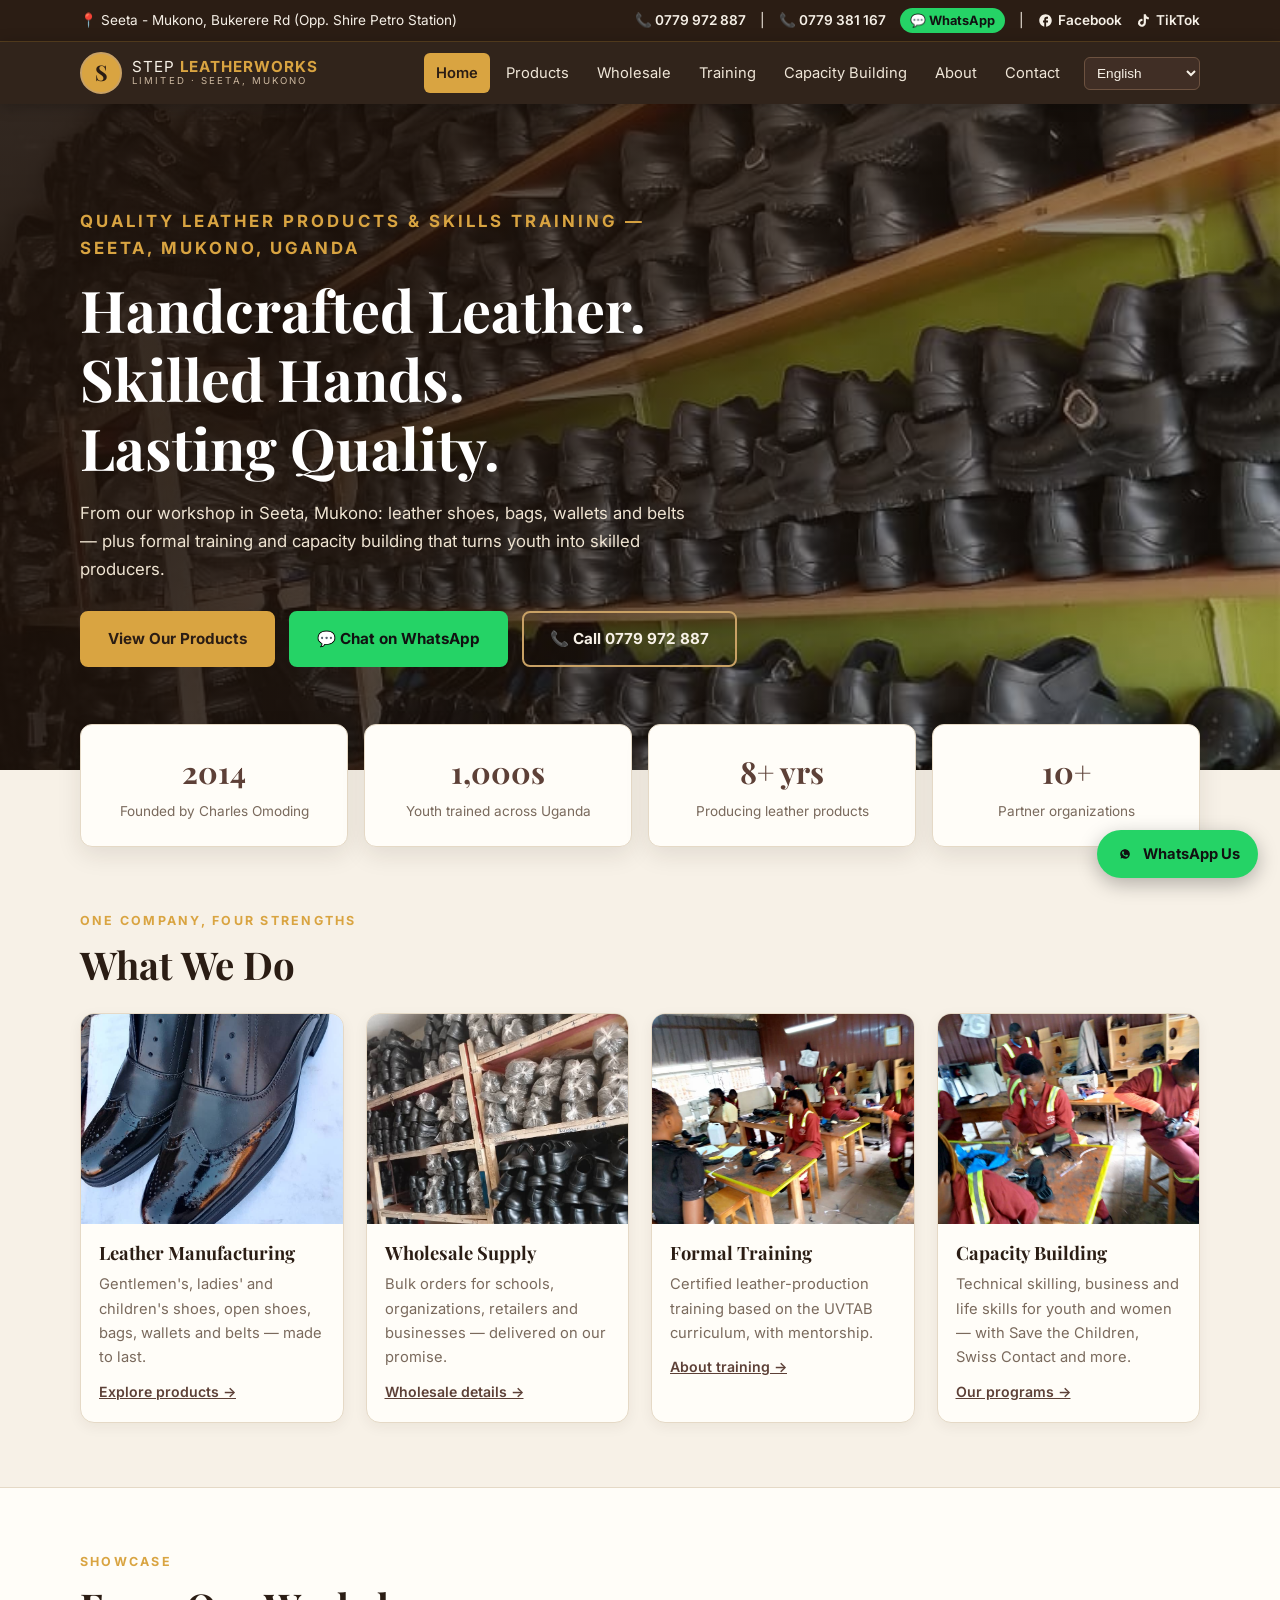
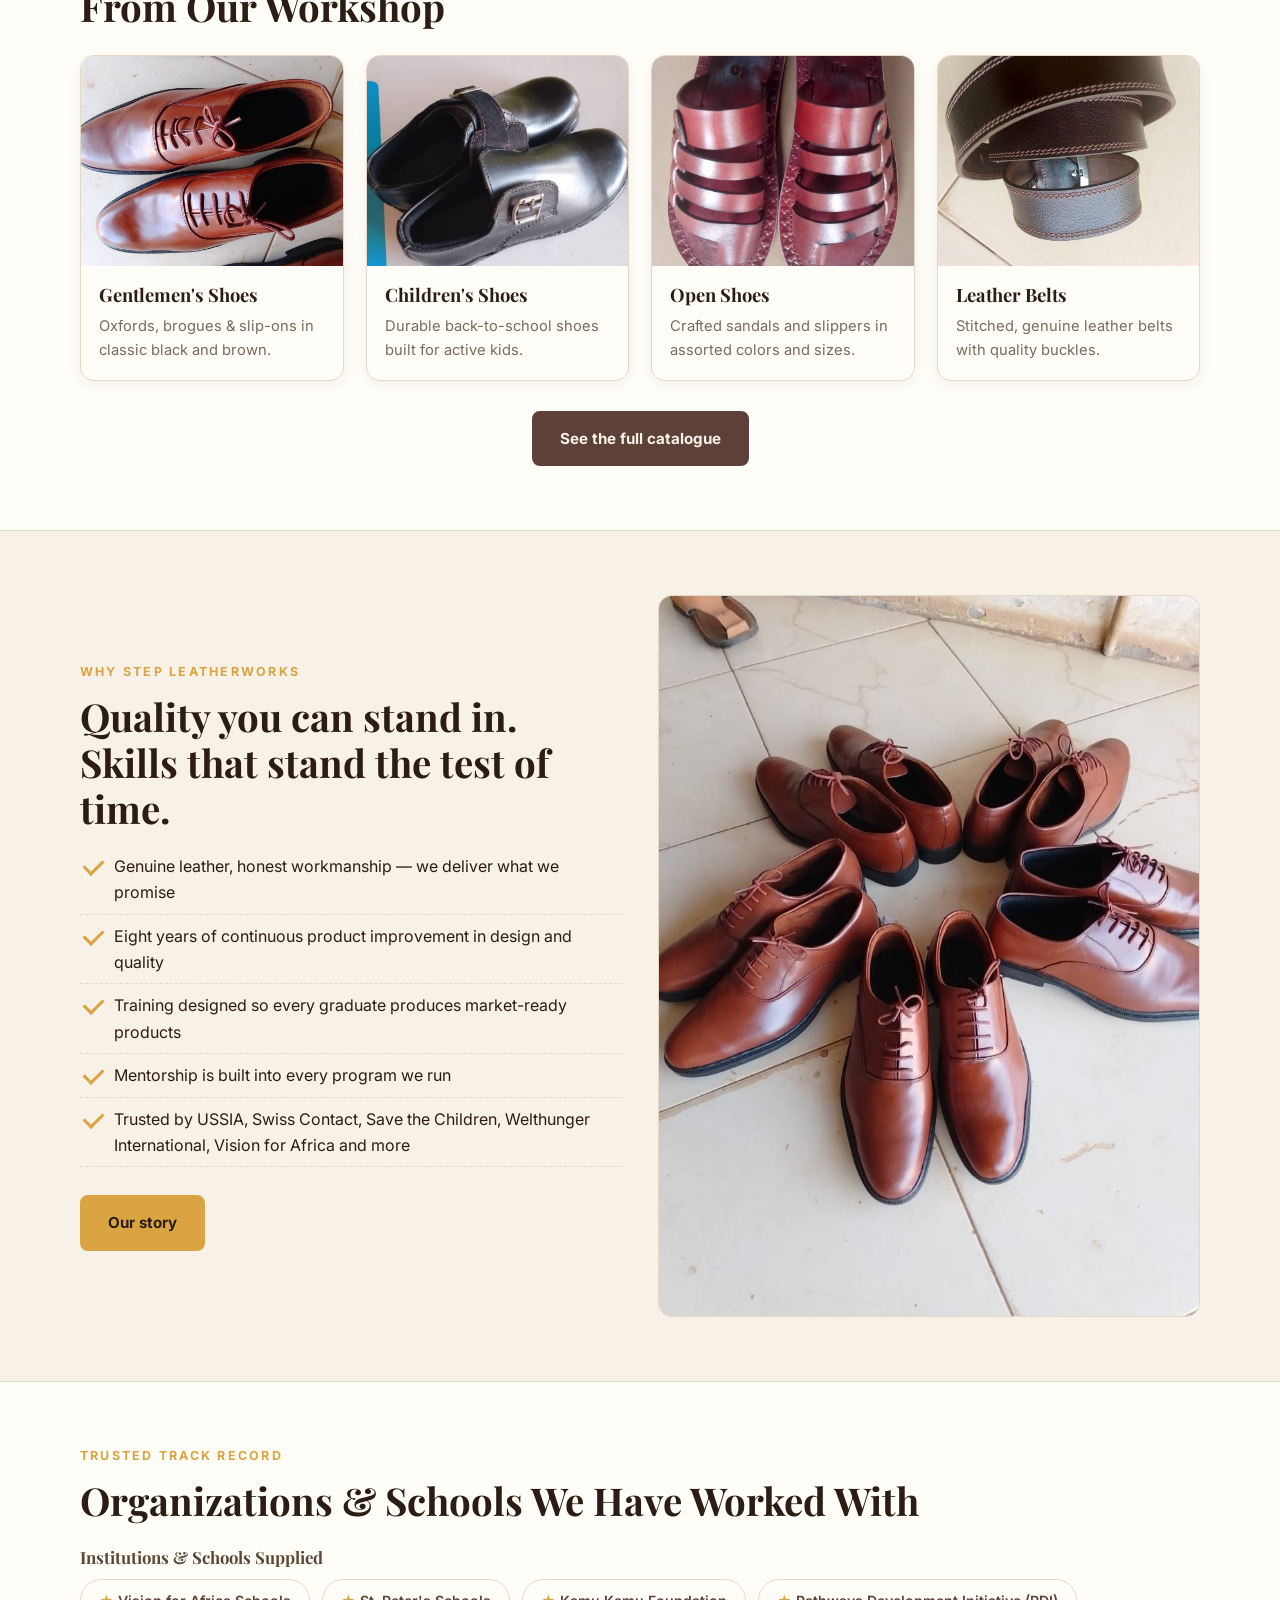
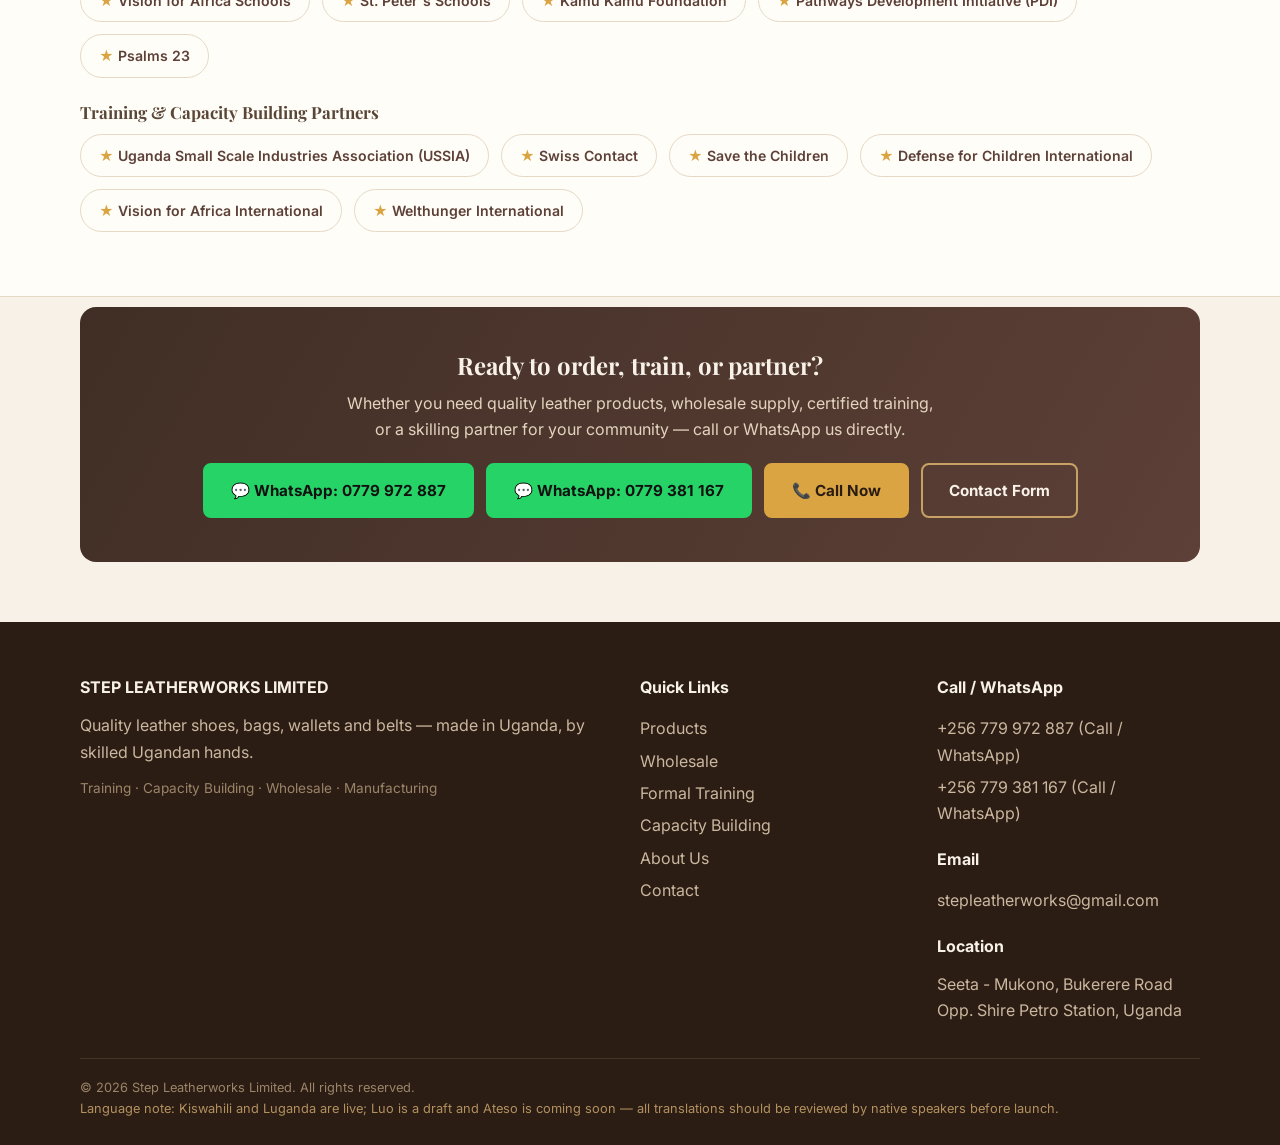
<file: index.html>
<!DOCTYPE html>
<html lang="en">
<head>
<meta charset="UTF-8">
<meta name="viewport" content="width=device-width, initial-scale=1.0">
<title>Home | Step Leatherworks Limited</title>
<meta name="description" content="Step Leatherworks Limited — quality leather shoes, bags, wallets and belts from Seeta, Mukono, Uganda. Plus formal training and capacity building in leather production.">
<link rel="icon" href="data:image/svg+xml,<svg xmlns='http://www.w3.org/2000/svg' viewBox='0 0 64 64'><circle cx='32' cy='32' r='30' fill='%23d9a441'/><text x='32' y='43' font-size='34' font-family='Georgia' font-weight='bold' text-anchor='middle' fill='%232b1d14'>S</text></svg>">
<link rel="preconnect" href="https://fonts.googleapis.com">
<link href="https://fonts.googleapis.com/css2?family=Playfair+Display:wght@600;700&family=Inter:wght@400;600;700&display=swap" rel="stylesheet">
<link rel="stylesheet" href="assets/css/style.css">
<style>
  /* Top Quick-Contact Bar */
  .top-contact-bar {
    background: #2b1d14;
    color: #f5efe6;
    font-size: 0.85rem;
    padding: 8px 0;
    border-bottom: 1px solid rgba(217, 164, 65, 0.25);
  }
  .top-contact-bar .container {
    display: flex;
    justify-content: space-between;
    align-items: center;
    flex-wrap: wrap;
    gap: 8px;
  }
  .top-contact-links {
    display: flex;
    align-items: center;
    gap: 14px;
    flex-wrap: wrap;
  }
  .top-contact-links a {
    color: #f5efe6;
    text-decoration: none;
    font-weight: 600;
    display: inline-flex;
    align-items: center;
    gap: 5px;
  }
  .top-contact-links a:hover {
    color: #d9a441;
  }
  .wa-pill {
    background: #25D366;
    color: #111 !important;
    padding: 2px 10px;
    border-radius: 20px;
    font-size: 0.8rem;
    font-weight: 700 !important;
  }
  .wa-pill:hover {
    background: #1ebe5d;
  }

  /* WhatsApp Action Button */
  .btn-whatsapp {
    background: #25D366 !important;
    color: #111 !important;
    border-color: #25D366 !important;
    font-weight: 700;
  }
  .btn-whatsapp:hover {
    background: #1ebe5d !important;
  }

  /* CTA Action Row */
  .cta-actions {
    display: flex;
    justify-content: center;
    gap: 12px;
    flex-wrap: wrap;
    margin-top: 18px;
  }

  /* Floating WhatsApp Button */
  .floating-wa {
    position: fixed;
    bottom: 22px;
    right: 22px;
    background: #25D366;
    color: #111;
    font-weight: 700;
    font-size: 0.92rem;
    padding: 12px 18px;
    border-radius: 50px;
    text-decoration: none;
    box-shadow: 0 6px 20px rgba(0,0,0,0.28);
    display: inline-flex;
    align-items: center;
    gap: 8px;
    z-index: 999;
    transition: transform 0.2s ease, background 0.2s ease;
  }
  .floating-wa:hover {
    background: #1ebe5d;
    transform: translateY(-2px);
  }
  @media (max-width: 600px) {
    .top-contact-bar .loc-text { display: none; }
    .floating-wa { bottom: 16px; right: 16px; padding: 10px 15px; font-size: 0.85rem; }
  }
</style>
</head>
<body>

<!-- Top Quick Contact Bar -->
<div class="top-contact-bar">
  <div class="container">
    <span class="loc-text">📍 Seeta - Mukono, Bukerere Rd (Opp. Shire Petro Station)</span>
    <div class="top-contact-links">
      <a href="tel:+256779972887">📞 0779 972 887</a>
      <span>|</span>
      <a href="tel:+256779381167">📞 0779 381 167</a>
      <a class="wa-pill" href="https://wa.me/256779972887?text=Hello%20Step%20Leatherworks%20Limited,%20I%20would%20like%20to%20inquire%20about%20your%20products%20or%20training." target="_blank" rel="noopener">💬 WhatsApp</a>
      <span>|</span>
      <a href="https://www.facebook.com/share/1AG3aLvh2z/" target="_blank" rel="noopener" aria-label="Facebook" title="Follow us on Facebook">
        <svg width="15" height="15" viewBox="0 0 24 24" fill="currentColor"><path d="M22 12c0-5.52-4.48-10-10-10S2 6.48 2 12c0 4.84 3.44 8.87 8 9.8V15H8v-3h2V9.5C10 7.57 11.57 6 13.5 6H16v3h-2c-.55 0-1 .45-1 1v2h3v3h-3v6.95c5.05-.5 9-4.76 9-9.95z"/></svg>
        <span>Facebook</span>
      </a>
      <a href="https://vm.tiktok.com/ZS9PraxDRvvWn-GqlN1/" target="_blank" rel="noopener" aria-label="TikTok" title="Follow us on TikTok">
        <svg width="15" height="15" viewBox="0 0 24 24" fill="currentColor"><path d="M19.59 6.69a4.83 4.83 0 0 1-3.77-4.25V2h-3.45v13.67a2.89 2.89 0 0 1-5.2 1.74 2.89 2.89 0 0 1 2.31-4.64 2.93 2.93 0 0 1 .88.13V9.4a6.84 6.84 0 0 0-1-.05A6.33 6.33 0 0 0 5 20.1a6.34 6.34 0 0 0 10.86-4.43v-7a8.16 8.16 0 0 0 4.77 1.52v-3.4a4.85 4.85 0 0 1-1-.1z"/></svg>
        <span>TikTok</span>
      </a>
    </div>
  </div>
</div>

<header class="site-header">
  <div class="container nav-wrap">
    <a class="brand" href="index.html">
      <span class="brand-mark">S</span>
      <span class="brand-text">STEP <b>LEATHERWORKS</b><small>LIMITED · SEETA, MUKONO</small></span>
    </a>
    <button class="nav-toggle" aria-label="Menu">☰</button>
    <nav class="main-nav">
        <a href="index.html" data-i18n="nav_home" class="active">Home</a>
        <a href="products.html" data-i18n="nav_products">Products</a>
        <a href="wholesale.html" data-i18n="nav_wholesale">Wholesale</a>
        <a href="training.html" data-i18n="nav_training">Training</a>
        <a href="capacity.html" data-i18n="nav_capacity">Capacity Building</a>
        <a href="about.html" data-i18n="nav_about">About</a>
        <a href="contact.html" data-i18n="nav_contact">Contact</a>
        <select id="langSel" aria-label="Language">
          <option value="en">English</option>
          <option value="sw">Kiswahili</option>
          <option value="lg">Luganda</option>
          <option value="lo">Luo (draft)</option>
          <option value="at">Ateso (soon)</option>
        </select>
    </nav>
  </div>
</header>

<section class="hero" style="background-image:url('assets/img/wholesale.jpeg')">
  <div class="container">
    <p class="kicker" data-i18n="hero_kicker">Quality leather products &amp; skills training — Seeta, Mukono, Uganda</p>
    <h1 data-i18n="hero_title">Handcrafted Leather. Skilled Hands. Lasting Quality.</h1>
    <p>From our workshop in Seeta, Mukono: leather shoes, bags, wallets and belts —
       plus formal training and capacity building that turns youth into skilled producers.</p>
    <div class="hero-btns">
      <a class="btn" href="products.html" data-i18n="cta_products">View Our Products</a>
      <a class="btn btn-whatsapp" href="https://wa.me/256779972887?text=Hello%20Step%20Leatherworks%20Limited,%20I%20would%20like%20to%20make%20an%20inquiry." target="_blank" rel="noopener">💬 Chat on WhatsApp</a>
      <a class="btn btn-ghost" href="tel:+256779972887">📞 Call 0779 972 887</a>
    </div>
  </div>
</section>

<div class="container">
  <div class="stats">
    <div class="stat"><b>2014</b><span>Founded by Charles Omoding</span></div>
    <div class="stat"><b>1,000s</b><span>Youth trained across Uganda</span></div>
    <div class="stat"><b>8+ yrs</b><span>Producing leather products</span></div>
    <div class="stat"><b>10+</b><span>Partner organizations</span></div>
  </div>
</div>

<section class="section">
  <div class="container">
    <p class="kicker">One Company, Four Strengths</p>
    <h2 class="section-title" data-i18n="sec_areas">What We Do</h2>
    <div class="grid-4" style="margin-top:26px">
      <div class="card">
        <img src="assets/img/gents-black-oxfords.jpg" alt="Handcrafted leather shoes">
        <div class="card-body"><h3>Leather Manufacturing</h3>
        <p>Gentlemen's, ladies' and children's shoes, open shoes, bags, wallets and belts — made to last.</p>
        <a class="more" href="products.html">Explore products →</a></div>
      </div>
      <div class="card">
        <img src="assets/img/stock-shelves.jpg" alt="Wholesale leather stock">
        <div class="card-body"><h3>Wholesale Supply</h3>
        <p>Bulk orders for schools, organizations, retailers and businesses — delivered on our promise.</p>
        <a class="more" href="wholesale.html">Wholesale details →</a></div>
      </div>
      <div class="card">
        <img src="assets/img/training-sewing.jpg" alt="Leather production training">
        <div class="card-body"><h3>Formal Training</h3>
        <p>Certified leather-production training based on the UVTAB curriculum, with mentorship.</p>
        <a class="more" href="training.html">About training →</a></div>
      </div>
      <div class="card">
        <img src="assets/img/training-class.jpg" alt="Capacity building skilling">
        <div class="card-body"><h3>Capacity Building</h3>
        <p>Technical skilling, business and life skills for youth and women — with Save the Children, Swiss Contact and more.</p>
        <a class="more" href="capacity.html">Our programs →</a></div>
      </div>
    </div>
  </div>
</section>

<section class="section alt">
  <div class="container">
    <p class="kicker">Showcase</p>
    <h2 class="section-title" data-i18n="sec_products">From Our Workshop</h2>
    <div class="grid-4" style="margin-top:26px">
      <div class="card"><img src="assets/img/gents-brown-1.jpg" alt="Brown leather oxford shoes">
        <div class="card-body"><h3>Gentlemen's Shoes</h3><p>Oxfords, brogues &amp; slip-ons in classic black and brown.</p></div></div>
      <div class="card"><img src="assets/img/children-buckle-1.jpg" alt="Children's school shoes">
        <div class="card-body"><h3>Children's Shoes</h3><p>Durable back-to-school shoes built for active kids.</p></div></div>
      <div class="card"><img src="assets/img/open-red.jpg" alt="Handcrafted leather sandals">
        <div class="card-body"><h3>Open Shoes</h3><p>Crafted sandals and slippers in assorted colors and sizes.</p></div></div>
      <div class="card"><img src="assets/img/belts.jpg" alt="Stitched leather belts">
        <div class="card-body"><h3>Leather Belts</h3><p>Stitched, genuine leather belts with quality buckles.</p></div></div>
    </div>
    <div style="text-align:center;margin-top:30px"><a class="btn btn-dark" href="products.html">See the full catalogue</a></div>
  </div>
</section>

<section class="section">
  <div class="container grid-2">
    <div>
      <p class="kicker">Why Step Leatherworks</p>
      <h2 class="section-title">Quality you can stand in.<br>Skills that stand the test of time.</h2>
      <ul class="checks">
        <li>Genuine leather, honest workmanship — we deliver what we promise</li>
        <li>Eight years of continuous product improvement in design and quality</li>
        <li>Training designed so every graduate produces market-ready products</li>
        <li>Mentorship is built into every program we run</li>
        <li>Trusted by USSIA, Swiss Contact, Save the Children, Welthunger International, Vision for Africa and more</li>
      </ul>
      <a class="btn" href="about.html" style="margin-top:14px">Our story</a>
    </div>
    <div><img class="img-round" src="assets/img/gents-brown-group.jpg" alt="Step Leatherworks shoes ready for delivery"></div>
  </div>
</section>

<section class="section alt">
  <div class="container">
    <p class="kicker">Trusted Track Record</p>
    <h2 class="section-title">Organizations &amp; Schools We Have Worked With</h2>

    <h3 style="margin-top:24px;font-size:1.05rem;color:#5a4636;">Institutions &amp; Schools Supplied</h3>
    <div class="badge-row" style="margin-top:12px">
      <span class="badge">Vision for Africa Schools</span>
      <span class="badge">St. Peter's Schools</span>
      <span class="badge">Kamu Kamu Foundation</span>
      <span class="badge">Pathways Development Initiative (PDI)</span>
      <span class="badge">Psalms 23</span>
    </div>

    <h3 style="margin-top:24px;font-size:1.05rem;color:#5a4636;">Training &amp; Capacity Building Partners</h3>
    <div class="badge-row" style="margin-top:12px">
      <span class="badge">Uganda Small Scale Industries Association (USSIA)</span>
      <span class="badge">Swiss Contact</span>
      <span class="badge">Save the Children</span>
      <span class="badge">Defense for Children International</span>
      <span class="badge">Vision for Africa International</span>
      <span class="badge">Welthunger International</span>
    </div>
  </div>
</section>

<div class="container">
  <div class="cta-banner">
    <h2>Ready to order, train, or partner?</h2>
    <p>Whether you need quality leather products, wholesale supply, certified training,
       or a skilling partner for your community — call or WhatsApp us directly.</p>
    <div class="cta-actions">
      <a class="btn btn-whatsapp" href="https://wa.me/256779972887?text=Hello%20Step%20Leatherworks,%20I%20would%20like%20to%20place%20an%20order%20or%20inquire%20about%20training." target="_blank" rel="noopener">💬 WhatsApp: 0779 972 887</a>
      <a class="btn btn-whatsapp" href="https://wa.me/256779381167?text=Hello%20Step%20Leatherworks,%20I%20would%20like%20to%20place%20an%20order%20or%20inquire%20about%20training." target="_blank" rel="noopener">💬 WhatsApp: 0779 381 167</a>
      <a class="btn" href="tel:+256779972887">📞 Call Now</a>
      <a class="btn btn-ghost" href="contact.html">Contact Form</a>
    </div>
  </div>
</div>

<footer class="site-footer">
  <div class="container">
    <div class="footer-grid">
      <div>
        <h4>STEP LEATHERWORKS LIMITED</h4>
        <p data-i18n="foot_tag">Quality leather shoes, bags, wallets and belts — made in Uganda, by skilled Ugandan hands.</p>
        <p style="margin-top:12px;font-size:.85rem;color:#9b8468">Training · Capacity Building · Wholesale · Manufacturing</p>
      </div>
      <div>
        <h4 data-i18n="f_links">Quick Links</h4>
        <a href="products.html">Products</a>
        <a href="wholesale.html">Wholesale</a>
        <a href="training.html">Formal Training</a>
        <a href="capacity.html">Capacity Building</a>
        <a href="about.html">About Us</a>
        <a href="contact.html">Contact</a>
      </div>
      <div>
        <h4>Call / WhatsApp</h4>
        <a href="https://wa.me/256779972887" target="_blank" rel="noopener">+256 779 972 887 (Call / WhatsApp)</a>
        <a href="https://wa.me/256779381167" target="_blank" rel="noopener">+256 779 381 167 (Call / WhatsApp)</a>
        <h4 style="margin-top:16px" data-i18n="f_email">Email</h4>
        <a href="mailto:stepleatherworks@gmail.com">stepleatherworks@gmail.com</a>
        <h4 style="margin-top:16px" data-i18n="f_loc">Location</h4>
        <span>Seeta - Mukono, Bukerere Road<br>Opp. Shire Petro Station, Uganda</span>
      </div>
    </div>
    <div class="footer-note">
      <p>© 2026 Step Leatherworks Limited. All rights reserved.</p>
      <p class="disc">Language note: Kiswahili and Luganda are live; Luo is a draft and Ateso is coming soon — all translations should be reviewed by native speakers before launch.</p>
    </div>
  </div>
</footer>

<!-- Floating WhatsApp Button -->
<a class="floating-wa" href="https://wa.me/256779972887?text=Hello%20Step%20Leatherworks%20Limited,%20I%20am%20visiting%20your%20website%20and%20would%20like%20to%20inquire." target="_blank" rel="noopener" aria-label="Chat on WhatsApp">
  <svg width="20" height="20" viewBox="0 0 24 24" fill="currentColor"><path d="M12.031 6.172c-3.181 0-5.767 2.586-5.768 5.766-.001 1.298.38 2.27 1.019 3.287l-.582 2.128 2.182-.573c.978.58 1.911.928 3.145.929 3.178 0 5.767-2.587 5.768-5.766.001-3.187-2.575-5.77-5.764-5.771zm3.392 8.244c-.144.405-.837.774-1.17.824-.299.045-.677.063-1.092-.069-.252-.08-.575-.187-.988-.365-1.739-.751-2.874-2.502-2.961-2.617-.087-.116-.708-.94-.708-1.793s.448-1.273.607-1.446c.159-.173.346-.217.462-.217l.332.006c.106.005.249-.04.39.298.144.347.491 1.2.534 1.287.043.087.072.188.014.304-.058.116-.087.188-.173.289l-.26.304c-.087.086-.177.18-.076.354.101.174.449.741.964 1.201.662.591 1.221.774 1.394.86s.274.072.376-.043c.101-.116.433-.506.549-.68.116-.173.231-.145.39-.087s1.011.477 1.184.564.289.13.332.202c.045.072.045.419-.1.824z"/></svg>
  <span>WhatsApp Us</span>
</a>

<script src="assets/js/main.js"></script>
</body>
</html>
</file>
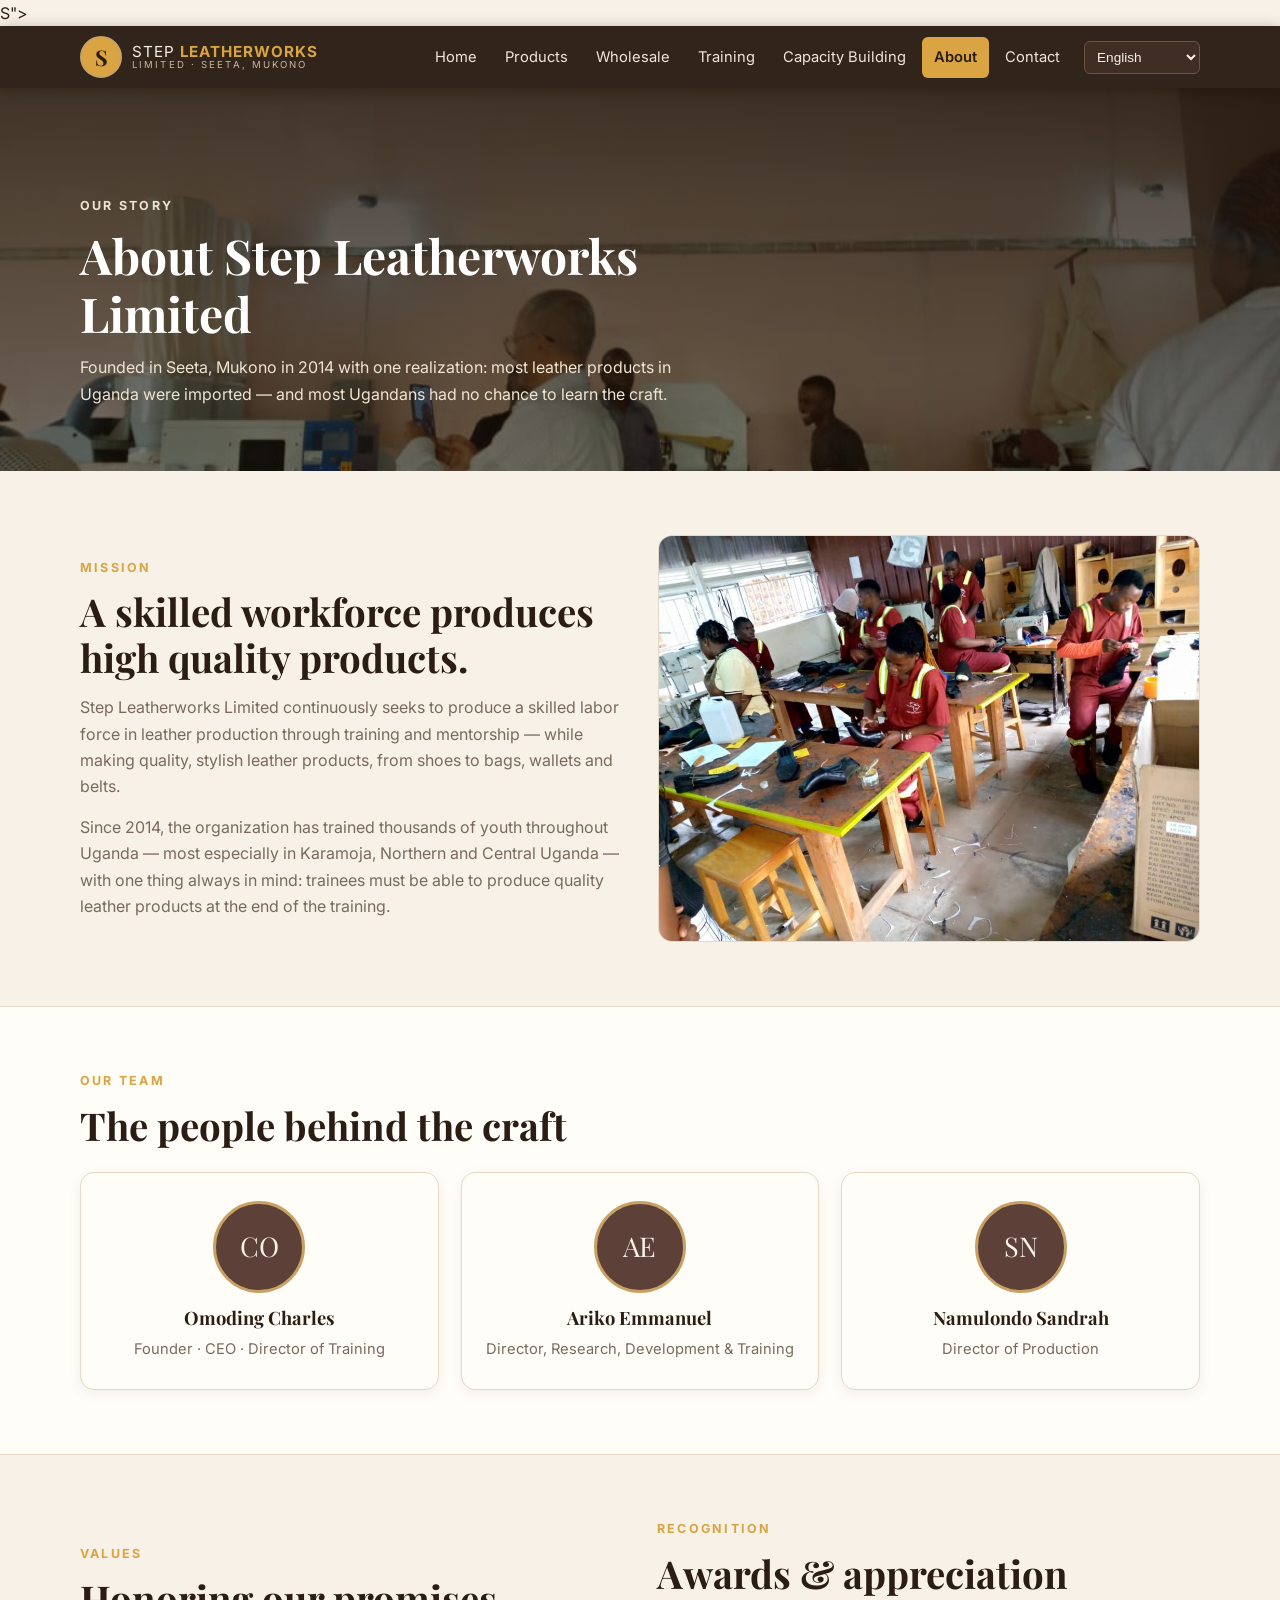
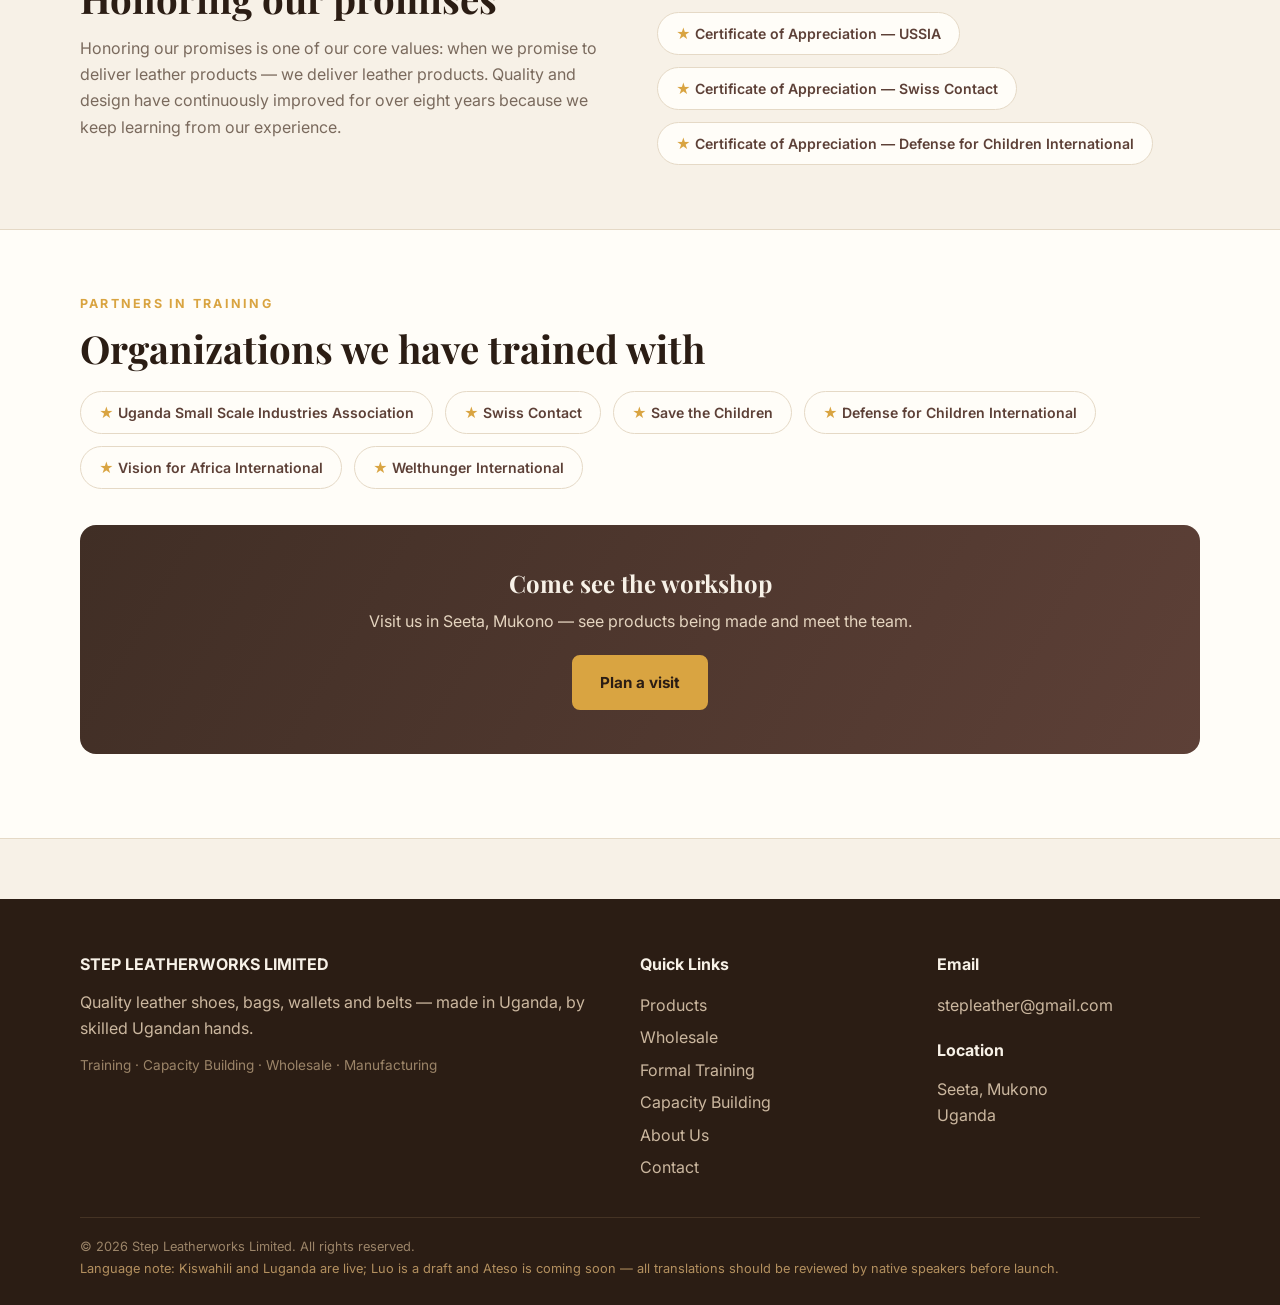
<file: about.html>
<!DOCTYPE html>
<html lang="en">
<head>
<meta charset="UTF-8">
<meta name="viewport" content="width=device-width, initial-scale=1.0">
<title>About Us | Step Leatherworks Limited</title>
<meta name="description" content="Since 2014, Step Leatherworks Limited has trained thousands of youth in leather production and made quality leather products in Seeta, Mukono, Uganda.">
<link rel="icon" href="data:image/svg+xml,<svg xmlns="http://www.w3.org/2000/svg" viewBox="0 0 64 64"><circle cx="32" cy="32" r="30" fill="%23d9a441"/><text x="32" y="43" font-size="34" font-family="Georgia" font-weight="bold" text-anchor="middle" fill="%232b1d14">S</text></svg>">
<link rel="preconnect" href="https://fonts.googleapis.com">
<link href="https://fonts.googleapis.com/css2?family=Playfair+Display:wght@600;700&family=Inter:wght@400;600;700&display=swap" rel="stylesheet">
<link rel="stylesheet" href="assets/css/style.css">
</head>
<body>
<header class="site-header">
  <div class="container nav-wrap">
    <a class="brand" href="index.html">
      <span class="brand-mark">S</span>
      <span class="brand-text">STEP <b>LEATHERWORKS</b><small>LIMITED · SEETA, MUKONO</small></span>
    </a>
    <button class="nav-toggle" aria-label="Menu">☰</button>
    <nav class="main-nav">
        <a href="index.html" data-i18n="nav_home">Home</a>
        <a href="products.html" data-i18n="nav_products">Products</a>
        <a href="wholesale.html" data-i18n="nav_wholesale">Wholesale</a>
        <a href="training.html" data-i18n="nav_training">Training</a>
        <a href="capacity.html" data-i18n="nav_capacity">Capacity Building</a>
        <a href="about.html" data-i18n="nav_about" class="active">About</a>
        <a href="contact.html" data-i18n="nav_contact">Contact</a>
        <select id="langSel" aria-label="Language">
          <option value="en">English</option>
          <option value="sw">Kiswahili</option>
          <option value="lg">Luganda</option>
          <option value="lo">Luo (draft)</option>
          <option value="at">Ateso (soon)</option>
        </select>
    </nav>
  </div>
</header>


<section class="page-hero" style="background-image:url('assets/img/hall-visitors.jpg')">
  <div class="container">
    <p class="kicker">Our Story</p>
    <h1>About Step Leatherworks Limited</h1>
    <p>Founded in Seeta, Mukono in 2014 with one realization: most leather products in
       Uganda were imported — and most Ugandans had no chance to learn the craft.</p>
  </div>
</section>

<section class="section">
  <div class="container grid-2">
    <div>
      <p class="kicker">Mission</p>
      <h2 class="section-title">A skilled workforce produces high quality products.</h2>
      <p class="lead">Step Leatherworks Limited continuously seeks to produce a skilled labor force in
         leather production through training and mentorship — while making quality, stylish leather
         products, from shoes to bags, wallets and belts.</p>
      <p class="lead" style="margin-top:14px">Since 2014, the organization has trained thousands of youth
         throughout Uganda — most especially in Karamoja, Northern and Central Uganda — with one thing
         always in mind: trainees must be able to produce quality leather products at the end of the training.</p>
    </div>
    <div><img class="img-round" src="assets/img/hero-workshop.jpg" alt="Step Leatherworks training workshop in Seeta, Mukono"></div>
  </div>
</section>

<section class="section alt">
  <div class="container">
    <p class="kicker">Our Team</p>
    <h2 class="section-title">The people behind the craft</h2>
    <div class="grid-3" style="margin-top:24px">
      <div class="card team-card"><div class="avatar">CO</div><h3>Omoding Charles</h3>
        <p>Founder · CEO · Director of Training</p></div>
      <div class="card team-card"><div class="avatar">AE</div><h3>Ariko Emmanuel</h3>
        <p>Director, Research, Development &amp; Training</p></div>
      <div class="card team-card"><div class="avatar">SN</div><h3>Namulondo Sandrah</h3>
        <p>Director of Production</p></div>
    </div>
  </div>
</section>

<section class="section">
  <div class="container split">
    <div>
      <p class="kicker">Values</p>
      <h2 class="section-title">Honoring our promises</h2>
      <p class="lead">Honoring our promises is one of our core values: when we promise to deliver
         leather products — we deliver leather products. Quality and design have continuously
         improved for over eight years because we keep learning from our experience.</p>
    </div>
    <div>
      <p class="kicker">Recognition</p>
      <h2 class="section-title">Awards &amp; appreciation</h2>
      <div class="badge-row">
        <span class="badge">Certificate of Appreciation — USSIA</span>
        <span class="badge">Certificate of Appreciation — Swiss Contact</span>
        <span class="badge">Certificate of Appreciation — Defense for Children International</span>
      </div>
    </div>
  </div>
</section>

<section class="section alt">
  <div class="container">
    <p class="kicker">Partners in Training</p>
    <h2 class="section-title">Organizations we have trained with</h2>
    <div class="badge-row" style="margin-top:20px">
      <span class="badge">Uganda Small Scale Industries Association</span>
      <span class="badge">Swiss Contact</span>
      <span class="badge">Save the Children</span>
      <span class="badge">Defense for Children International</span>
      <span class="badge">Vision for Africa International</span>
      <span class="badge">Welthunger International</span>
    </div>
    <div class="cta-banner" style="margin-top:36px">
      <h2>Come see the workshop</h2>
      <p>Visit us in Seeta, Mukono — see products being made and meet the team.</p>
      <a class="btn" href="contact.html">Plan a visit</a>
    </div>
  </div>
</section>


<footer class="site-footer">
  <div class="container">
    <div class="footer-grid">
      <div>
        <h4>STEP LEATHERWORKS LIMITED</h4>
        <p data-i18n="foot_tag">Quality leather shoes, bags, wallets and belts — made in Uganda, by skilled Ugandan hands.</p>
        <p style="margin-top:12px;font-size:.85rem;color:#9b8468">Training · Capacity Building · Wholesale · Manufacturing</p>
      </div>
      <div>
        <h4 data-i18n="f_links">Quick Links</h4>
        <a href="products.html">Products</a>
        <a href="wholesale.html">Wholesale</a>
        <a href="training.html">Formal Training</a>
        <a href="capacity.html">Capacity Building</a>
        <a href="about.html">About Us</a>
        <a href="contact.html">Contact</a>
      </div>
      <div>
        <h4 data-i18n="f_email">Email</h4>
        <a href="mailto:stepleather@gmail.com">stepleather@gmail.com</a>
        <h4 style="margin-top:16px" data-i18n="f_loc">Location</h4>
        <span>Seeta, Mukono<br>Uganda</span>
      </div>
    </div>
    <div class="footer-note">
      <p>© 2026 Step Leatherworks Limited. All rights reserved.</p>
      <p class="disc">Language note: Kiswahili and Luganda are live; Luo is a draft and Ateso is coming soon — all translations should be reviewed by native speakers before launch.</p>
    </div>
  </div>
</footer>
<script src="assets/js/main.js"></script>
</body>
</html>
</file>
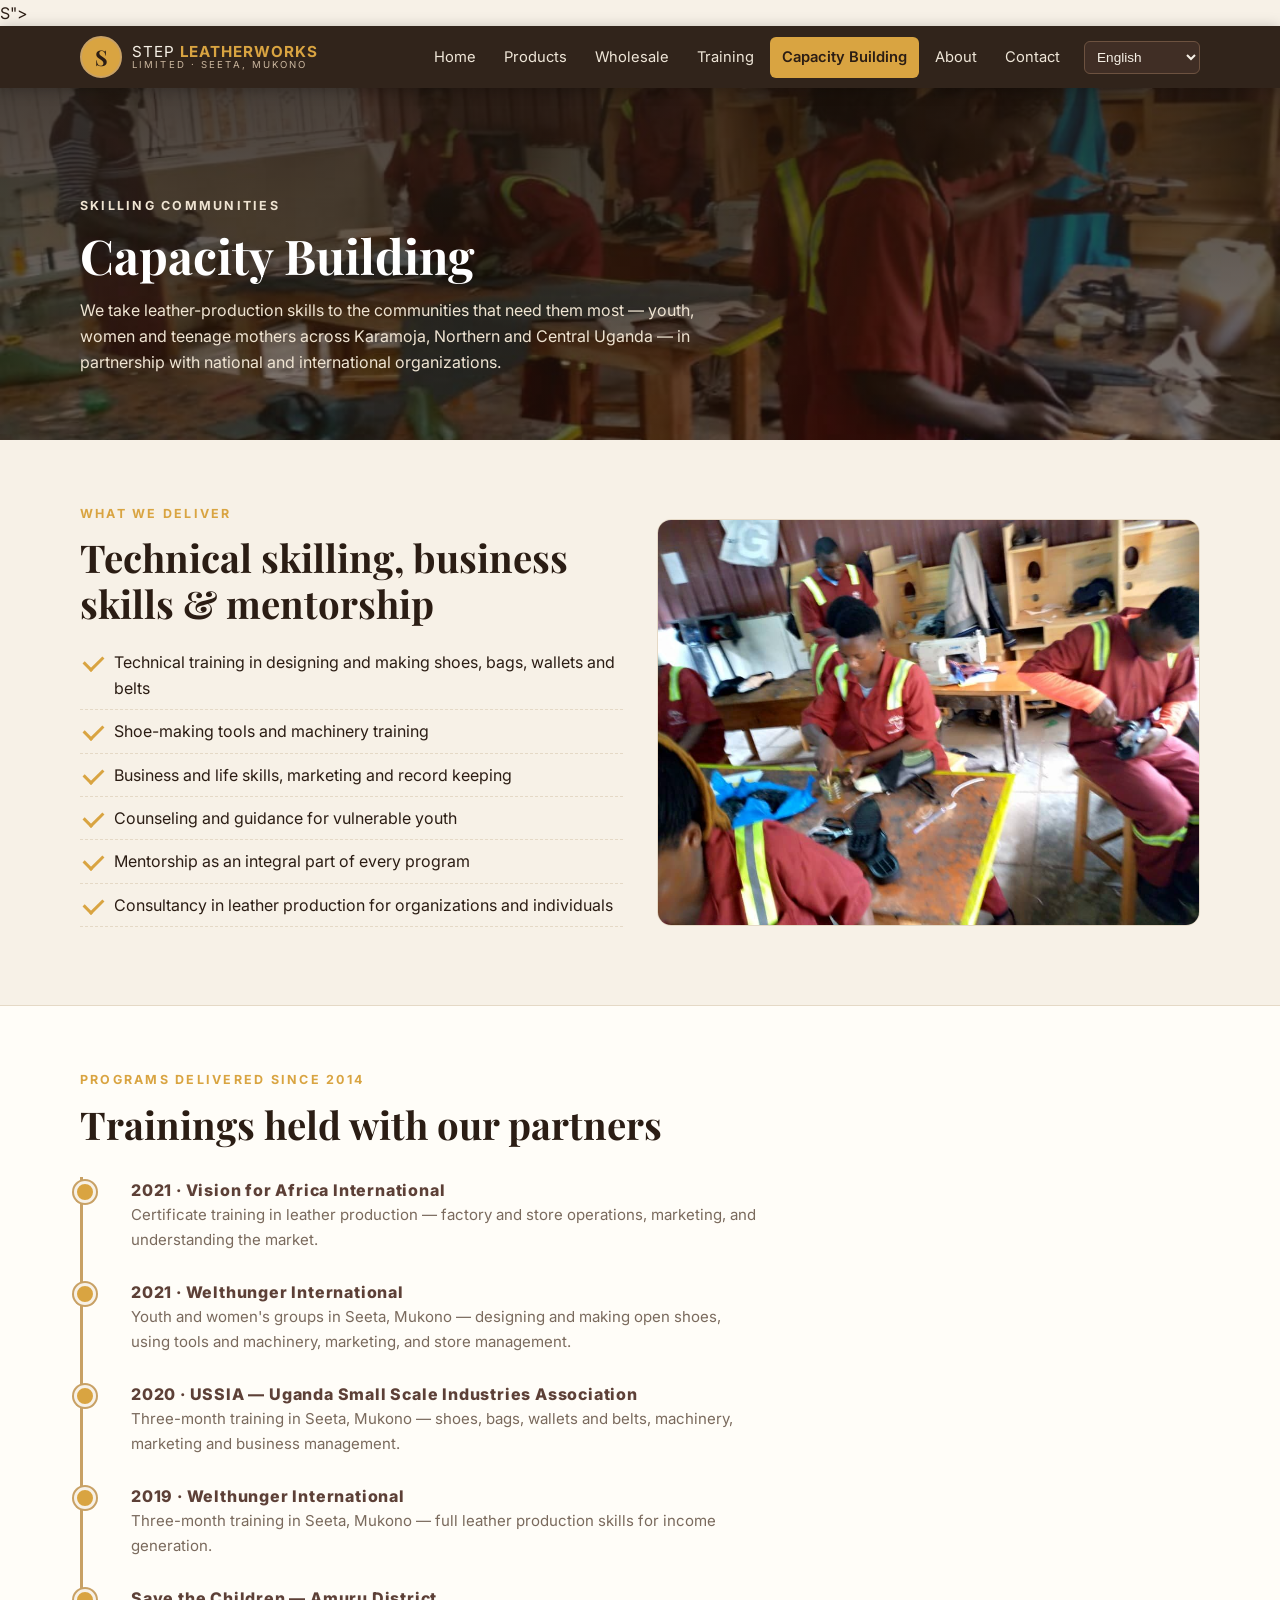
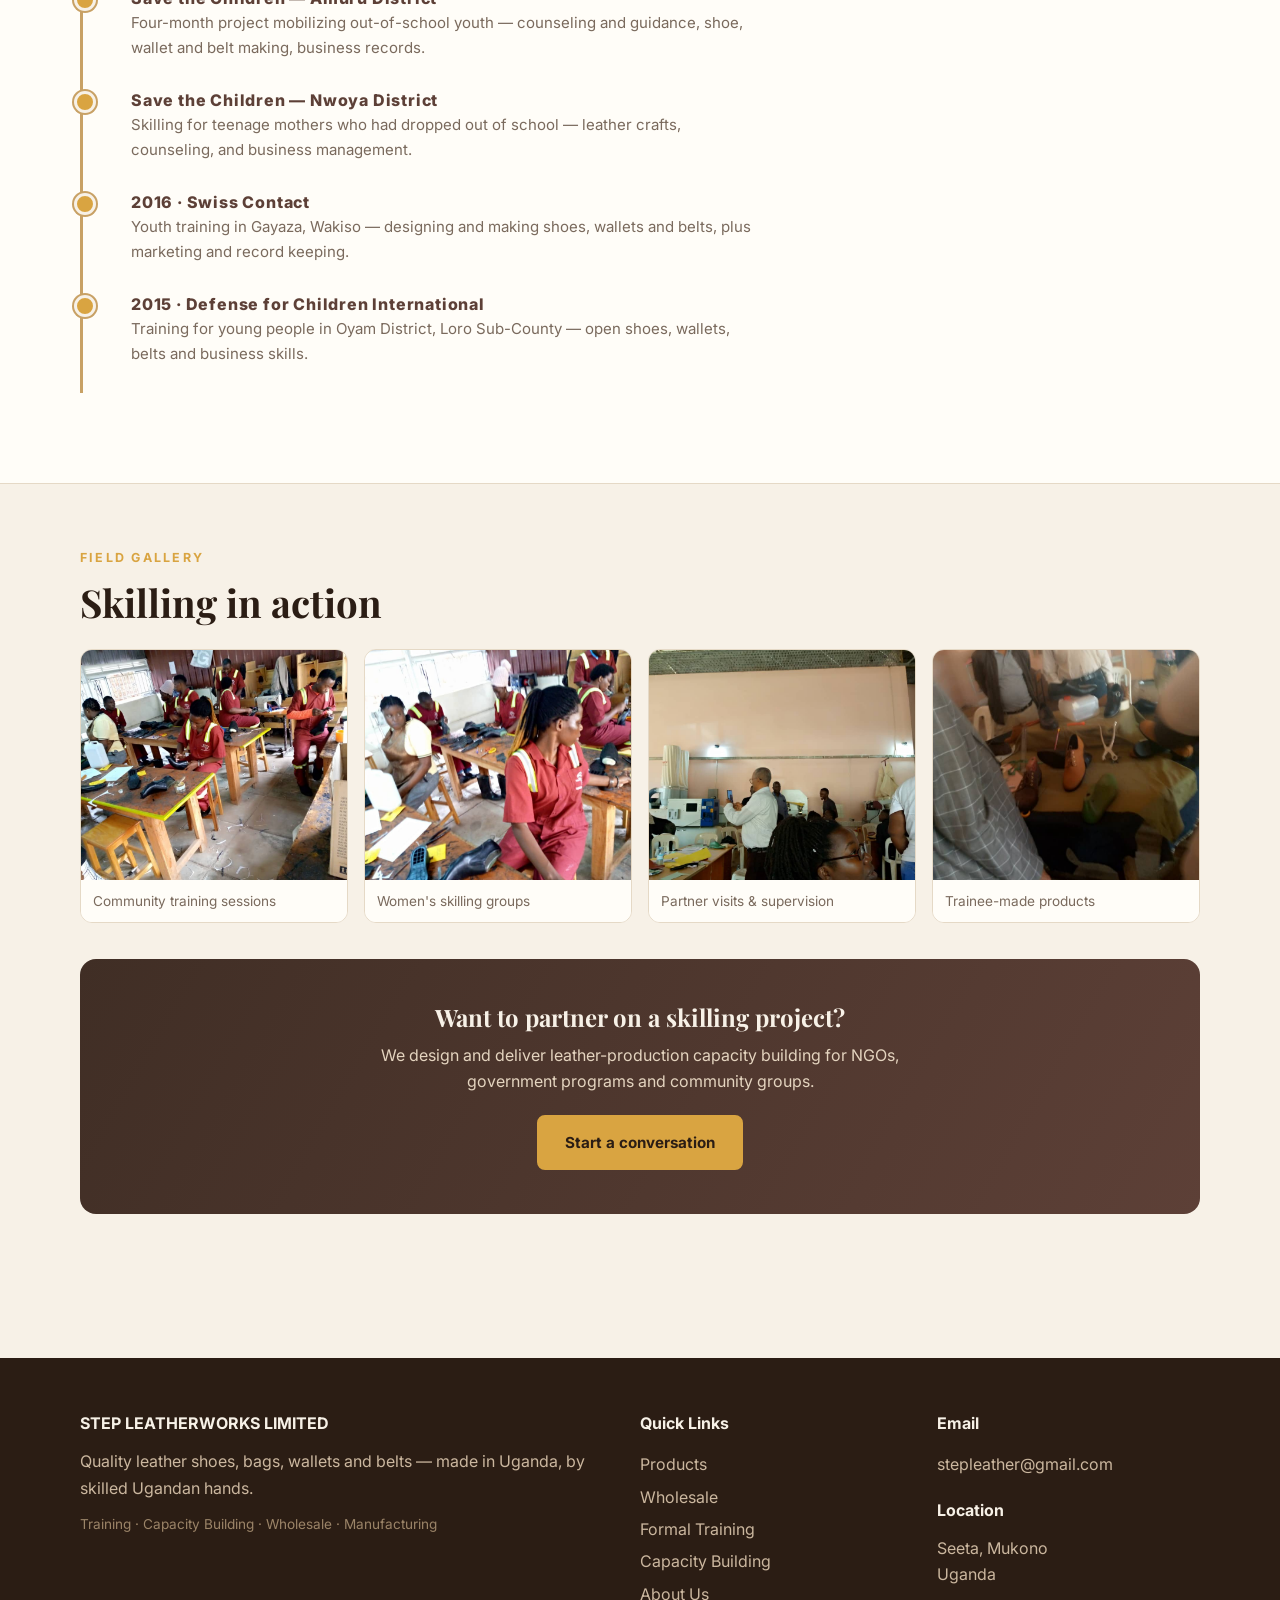
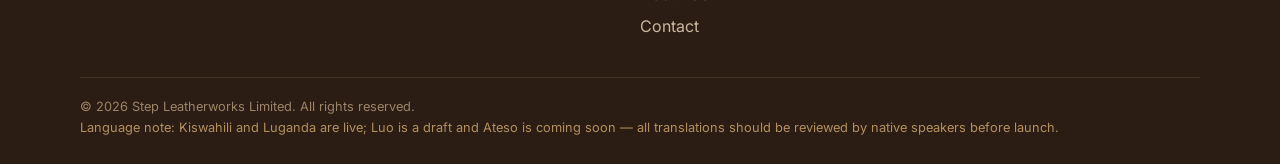
<file: capacity.html>
<!DOCTYPE html>
<html lang="en">
<head>
<meta charset="UTF-8">
<meta name="viewport" content="width=device-width, initial-scale=1.0">
<title>Capacity Building | Step Leatherworks Limited</title>
<meta name="description" content="Leather production capacity building and skilling for youth and women across Uganda — Step Leatherworks Limited.">
<link rel="icon" href="data:image/svg+xml,<svg xmlns="http://www.w3.org/2000/svg" viewBox="0 0 64 64"><circle cx="32" cy="32" r="30" fill="%23d9a441"/><text x="32" y="43" font-size="34" font-family="Georgia" font-weight="bold" text-anchor="middle" fill="%232b1d14">S</text></svg>">
<link rel="preconnect" href="https://fonts.googleapis.com">
<link href="https://fonts.googleapis.com/css2?family=Playfair+Display:wght@600;700&family=Inter:wght@400;600;700&display=swap" rel="stylesheet">
<link rel="stylesheet" href="assets/css/style.css">
</head>
<body>
<header class="site-header">
  <div class="container nav-wrap">
    <a class="brand" href="index.html">
      <span class="brand-mark">S</span>
      <span class="brand-text">STEP <b>LEATHERWORKS</b><small>LIMITED · SEETA, MUKONO</small></span>
    </a>
    <button class="nav-toggle" aria-label="Menu">☰</button>
    <nav class="main-nav">
        <a href="index.html" data-i18n="nav_home">Home</a>
        <a href="products.html" data-i18n="nav_products">Products</a>
        <a href="wholesale.html" data-i18n="nav_wholesale">Wholesale</a>
        <a href="training.html" data-i18n="nav_training">Training</a>
        <a href="capacity.html" data-i18n="nav_capacity" class="active">Capacity Building</a>
        <a href="about.html" data-i18n="nav_about">About</a>
        <a href="contact.html" data-i18n="nav_contact">Contact</a>
        <select id="langSel" aria-label="Language">
          <option value="en">English</option>
          <option value="sw">Kiswahili</option>
          <option value="lg">Luganda</option>
          <option value="lo">Luo (draft)</option>
          <option value="at">Ateso (soon)</option>
        </select>
    </nav>
  </div>
</header>


<section class="page-hero" style="background-image:url('assets/img/training-cut.jpg')">
  <div class="container">
    <p class="kicker">Skilling Communities</p>
    <h1>Capacity Building</h1>
    <p>We take leather-production skills to the communities that need them most — youth,
       women and teenage mothers across Karamoja, Northern and Central Uganda — in partnership
       with national and international organizations.</p>
  </div>
</section>

<section class="section">
  <div class="container split">
    <div>
      <p class="kicker">What we deliver</p>
      <h2 class="section-title">Technical skilling, business skills &amp; mentorship</h2>
      <ul class="checks">
        <li>Technical training in designing and making shoes, bags, wallets and belts</li>
        <li>Shoe-making tools and machinery training</li>
        <li>Business and life skills, marketing and record keeping</li>
        <li>Counseling and guidance for vulnerable youth</li>
        <li>Mentorship as an integral part of every program</li>
        <li>Consultancy in leather production for organizations and individuals</li>
      </ul>
    </div>
    <div><img class="img-round" src="assets/img/training-class.jpg" alt="Youth in a capacity building training session"></div>
  </div>
</section>

<section class="section alt">
  <div class="container">
    <p class="kicker">Programs delivered since 2014</p>
    <h2 class="section-title">Trainings held with our partners</h2>
    <div class="timeline" style="margin-top:30px">
      <div class="tl-item"><span class="tl-year">2021 · Vision for Africa International</span>
        <p>Certificate training in leather production — factory and store operations, marketing, and understanding the market.</p></div>
      <div class="tl-item"><span class="tl-year">2021 · Welthunger International</span>
        <p>Youth and women's groups in Seeta, Mukono — designing and making open shoes, using tools and machinery, marketing, and store management.</p></div>
      <div class="tl-item"><span class="tl-year">2020 · USSIA — Uganda Small Scale Industries Association</span>
        <p>Three-month training in Seeta, Mukono — shoes, bags, wallets and belts, machinery, marketing and business management.</p></div>
      <div class="tl-item"><span class="tl-year">2019 · Welthunger International</span>
        <p>Three-month training in Seeta, Mukono — full leather production skills for income generation.</p></div>
      <div class="tl-item"><span class="tl-year">Save the Children — Amuru District</span>
        <p>Four-month project mobilizing out-of-school youth — counseling and guidance, shoe, wallet and belt making, business records.</p></div>
      <div class="tl-item"><span class="tl-year">Save the Children — Nwoya District</span>
        <p>Skilling for teenage mothers who had dropped out of school — leather crafts, counseling, and business management.</p></div>
      <div class="tl-item"><span class="tl-year">2016 · Swiss Contact</span>
        <p>Youth training in Gayaza, Wakiso — designing and making shoes, wallets and belts, plus marketing and record keeping.</p></div>
      <div class="tl-item"><span class="tl-year">2015 · Defense for Children International</span>
        <p>Training for young people in Oyam District, Loro Sub-County — open shoes, wallets, belts and business skills.</p></div>
    </div>
  </div>
</section>

<section class="section">
  <div class="container">
    <p class="kicker">Field Gallery</p>
    <h2 class="section-title">Skilling in action</h2>
    <div class="gallery" style="margin-top:24px">
      <figure><img src="assets/img/hero-workshop.jpg" alt="Large training session at the workshop"><figcaption>Community training sessions</figcaption></figure>
      <figure><img src="assets/img/training-women.jpg" alt="Women skilling group at work"><figcaption>Women's skilling groups</figcaption></figure>
      <figure><img src="assets/img/hall-visitors.jpg" alt="Partners visiting the training workshop"><figcaption>Partner visits &amp; supervision</figcaption></figure>
      <figure><img src="assets/img/training-table.jpg" alt="Finished products from trainees"><figcaption>Trainee-made products</figcaption></figure>
    </div>
    <div class="cta-banner" style="margin-top:36px">
      <h2>Want to partner on a skilling project?</h2>
      <p>We design and deliver leather-production capacity building for NGOs, government programs and community groups.</p>
      <a class="btn" href="contact.html">Start a conversation</a>
    </div>
  </div>
</section>


<footer class="site-footer">
  <div class="container">
    <div class="footer-grid">
      <div>
        <h4>STEP LEATHERWORKS LIMITED</h4>
        <p data-i18n="foot_tag">Quality leather shoes, bags, wallets and belts — made in Uganda, by skilled Ugandan hands.</p>
        <p style="margin-top:12px;font-size:.85rem;color:#9b8468">Training · Capacity Building · Wholesale · Manufacturing</p>
      </div>
      <div>
        <h4 data-i18n="f_links">Quick Links</h4>
        <a href="products.html">Products</a>
        <a href="wholesale.html">Wholesale</a>
        <a href="training.html">Formal Training</a>
        <a href="capacity.html">Capacity Building</a>
        <a href="about.html">About Us</a>
        <a href="contact.html">Contact</a>
      </div>
      <div>
        <h4 data-i18n="f_email">Email</h4>
        <a href="mailto:stepleather@gmail.com">stepleather@gmail.com</a>
        <h4 style="margin-top:16px" data-i18n="f_loc">Location</h4>
        <span>Seeta, Mukono<br>Uganda</span>
      </div>
    </div>
    <div class="footer-note">
      <p>© 2026 Step Leatherworks Limited. All rights reserved.</p>
      <p class="disc">Language note: Kiswahili and Luganda are live; Luo is a draft and Ateso is coming soon — all translations should be reviewed by native speakers before launch.</p>
    </div>
  </div>
</footer>
<script src="assets/js/main.js"></script>
</body>
</html>
</file>
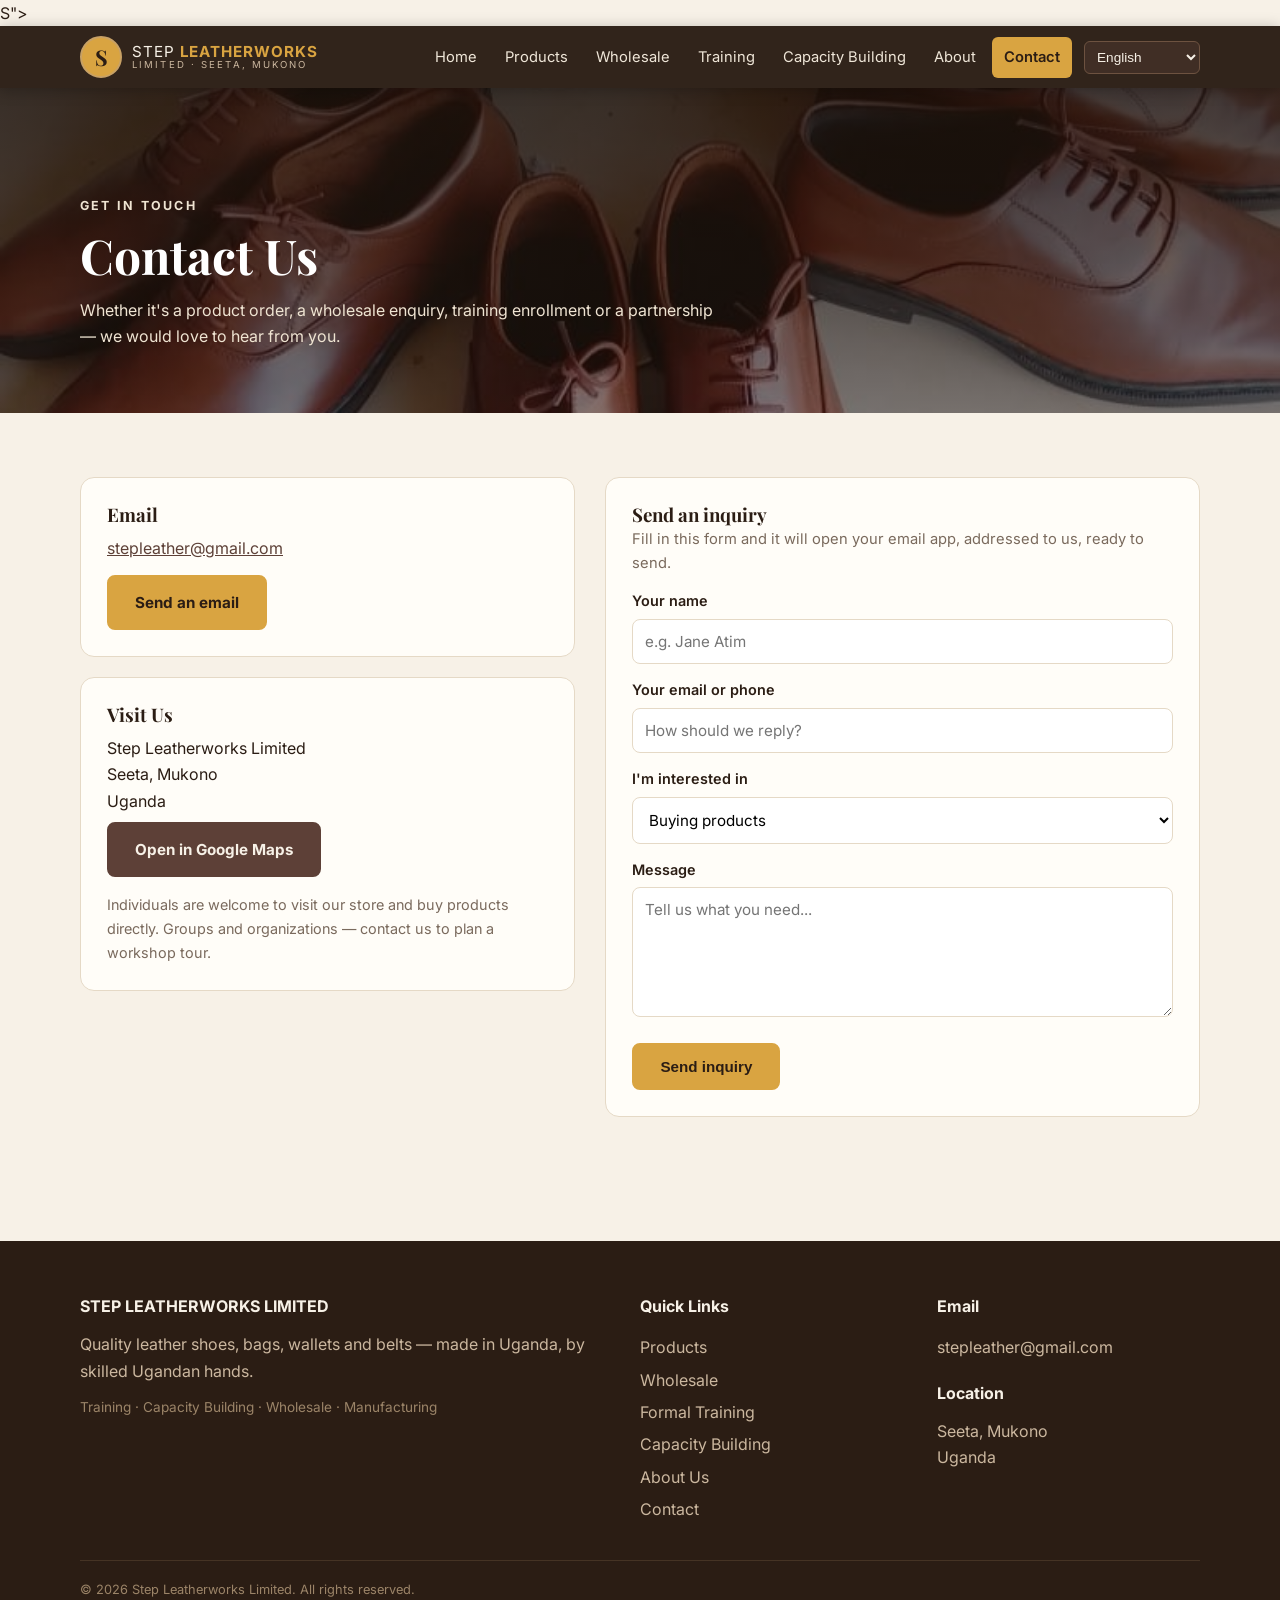
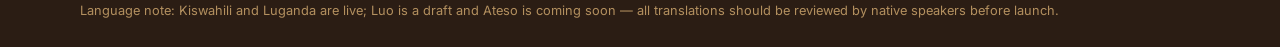
<file: contact.html>
<!DOCTYPE html>
<html lang="en">
<head>
<meta charset="UTF-8">
<meta name="viewport" content="width=device-width, initial-scale=1.0">
<title>Contact | Step Leatherworks Limited</title>
<meta name="description" content="Contact Step Leatherworks Limited — stepleather@gmail.com — Seeta, Mukono, Uganda.">
<link rel="icon" href="data:image/svg+xml,<svg xmlns="http://www.w3.org/2000/svg" viewBox="0 0 64 64"><circle cx="32" cy="32" r="30" fill="%23d9a441"/><text x="32" y="43" font-size="34" font-family="Georgia" font-weight="bold" text-anchor="middle" fill="%232b1d14">S</text></svg>">
<link rel="preconnect" href="https://fonts.googleapis.com">
<link href="https://fonts.googleapis.com/css2?family=Playfair+Display:wght@600;700&family=Inter:wght@400;600;700&display=swap" rel="stylesheet">
<link rel="stylesheet" href="assets/css/style.css">
</head>
<body>
<header class="site-header">
  <div class="container nav-wrap">
    <a class="brand" href="index.html">
      <span class="brand-mark">S</span>
      <span class="brand-text">STEP <b>LEATHERWORKS</b><small>LIMITED · SEETA, MUKONO</small></span>
    </a>
    <button class="nav-toggle" aria-label="Menu">☰</button>
    <nav class="main-nav">
        <a href="index.html" data-i18n="nav_home">Home</a>
        <a href="products.html" data-i18n="nav_products">Products</a>
        <a href="wholesale.html" data-i18n="nav_wholesale">Wholesale</a>
        <a href="training.html" data-i18n="nav_training">Training</a>
        <a href="capacity.html" data-i18n="nav_capacity">Capacity Building</a>
        <a href="about.html" data-i18n="nav_about">About</a>
        <a href="contact.html" data-i18n="nav_contact" class="active">Contact</a>
        <select id="langSel" aria-label="Language">
          <option value="en">English</option>
          <option value="sw">Kiswahili</option>
          <option value="lg">Luganda</option>
          <option value="lo">Luo (draft)</option>
          <option value="at">Ateso (soon)</option>
        </select>
    </nav>
  </div>
</header>


<section class="page-hero" style="background-image:url('assets/img/gents-brown-group.jpg')">
  <div class="container">
    <p class="kicker">Get In Touch</p>
    <h1>Contact Us</h1>
    <p>Whether it's a product order, a wholesale enquiry, training enrollment or a partnership —
       we would love to hear from you.</p>
  </div>
</section>

<section class="section">
  <div class="container contact-grid">
    <div>
      <div class="contact-card" style="margin-bottom:20px">
        <h3>Email</h3>
        <p style="margin:8px 0 14px"><a href="mailto:stepleather@gmail.com">stepleather@gmail.com</a></p>
        <a class="btn" href="mailto:stepleather@gmail.com">Send an email</a>
      </div>
      <div class="contact-card">
        <h3>Visit Us</h3>
        <p style="margin:8px 0">Step Leatherworks Limited<br>Seeta, Mukono<br>Uganda</p>
        <a class="btn btn-dark" target="_blank" rel="noopener"
           href="https://www.google.com/maps/search/?api=1&query=Seeta,+Mukono,+Uganda">Open in Google Maps</a>
        <p style="margin-top:16px;font-size:.9rem;color:var(--muted)">Individuals are welcome to visit our store
        and buy products directly. Groups and organizations — contact us to plan a workshop tour.</p>
      </div>
    </div>
    <div class="contact-card">
      <h3>Send an inquiry</h3>
      <p style="color:var(--muted);font-size:.92rem">Fill in this form and it will open your email app,
         addressed to us, ready to send.</p>
      <form class="mail-form">
        <label for="name">Your name</label>
        <input id="name" name="name" required placeholder="e.g. Jane Atim">
        <label for="email">Your email or phone</label>
        <input id="email" name="email" required placeholder="How should we reply?">
        <label for="topic">I'm interested in</label>
        <select id="topic" name="topic">
          <option>Buying products</option>
          <option>Wholesale / bulk order</option>
          <option>Formal training enrollment</option>
          <option>Capacity building partnership</option>
          <option>Something else</option>
        </select>
        <label for="message">Message</label>
        <textarea id="message" name="message" required placeholder="Tell us what you need..."></textarea>
        <button class="btn" type="submit" style="margin-top:18px">Send inquiry</button>
      </form>
    </div>
  </div>
</section>


<footer class="site-footer">
  <div class="container">
    <div class="footer-grid">
      <div>
        <h4>STEP LEATHERWORKS LIMITED</h4>
        <p data-i18n="foot_tag">Quality leather shoes, bags, wallets and belts — made in Uganda, by skilled Ugandan hands.</p>
        <p style="margin-top:12px;font-size:.85rem;color:#9b8468">Training · Capacity Building · Wholesale · Manufacturing</p>
      </div>
      <div>
        <h4 data-i18n="f_links">Quick Links</h4>
        <a href="products.html">Products</a>
        <a href="wholesale.html">Wholesale</a>
        <a href="training.html">Formal Training</a>
        <a href="capacity.html">Capacity Building</a>
        <a href="about.html">About Us</a>
        <a href="contact.html">Contact</a>
      </div>
      <div>
        <h4 data-i18n="f_email">Email</h4>
        <a href="mailto:stepleather@gmail.com">stepleather@gmail.com</a>
        <h4 style="margin-top:16px" data-i18n="f_loc">Location</h4>
        <span>Seeta, Mukono<br>Uganda</span>
      </div>
    </div>
    <div class="footer-note">
      <p>© 2026 Step Leatherworks Limited. All rights reserved.</p>
      <p class="disc">Language note: Kiswahili and Luganda are live; Luo is a draft and Ateso is coming soon — all translations should be reviewed by native speakers before launch.</p>
    </div>
  </div>
</footer>
<script src="assets/js/main.js"></script>
</body>
</html>
</file>
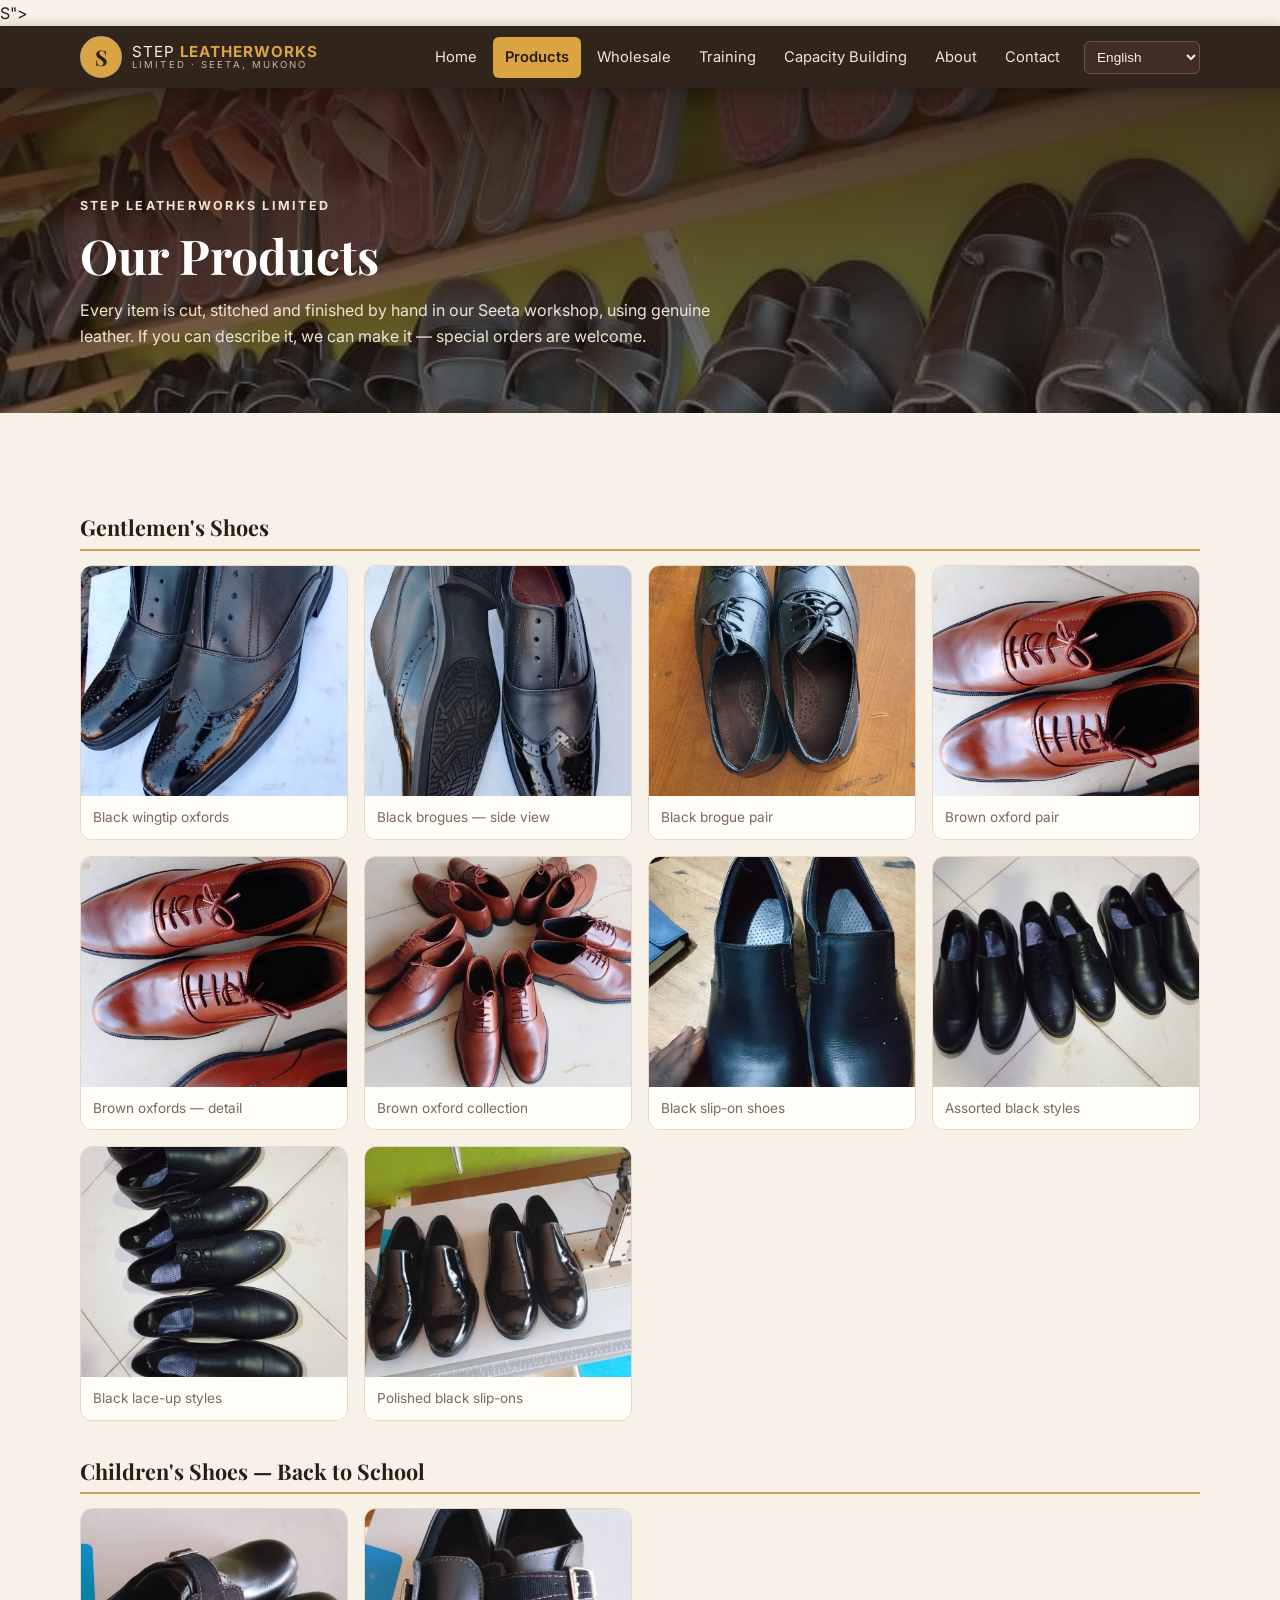
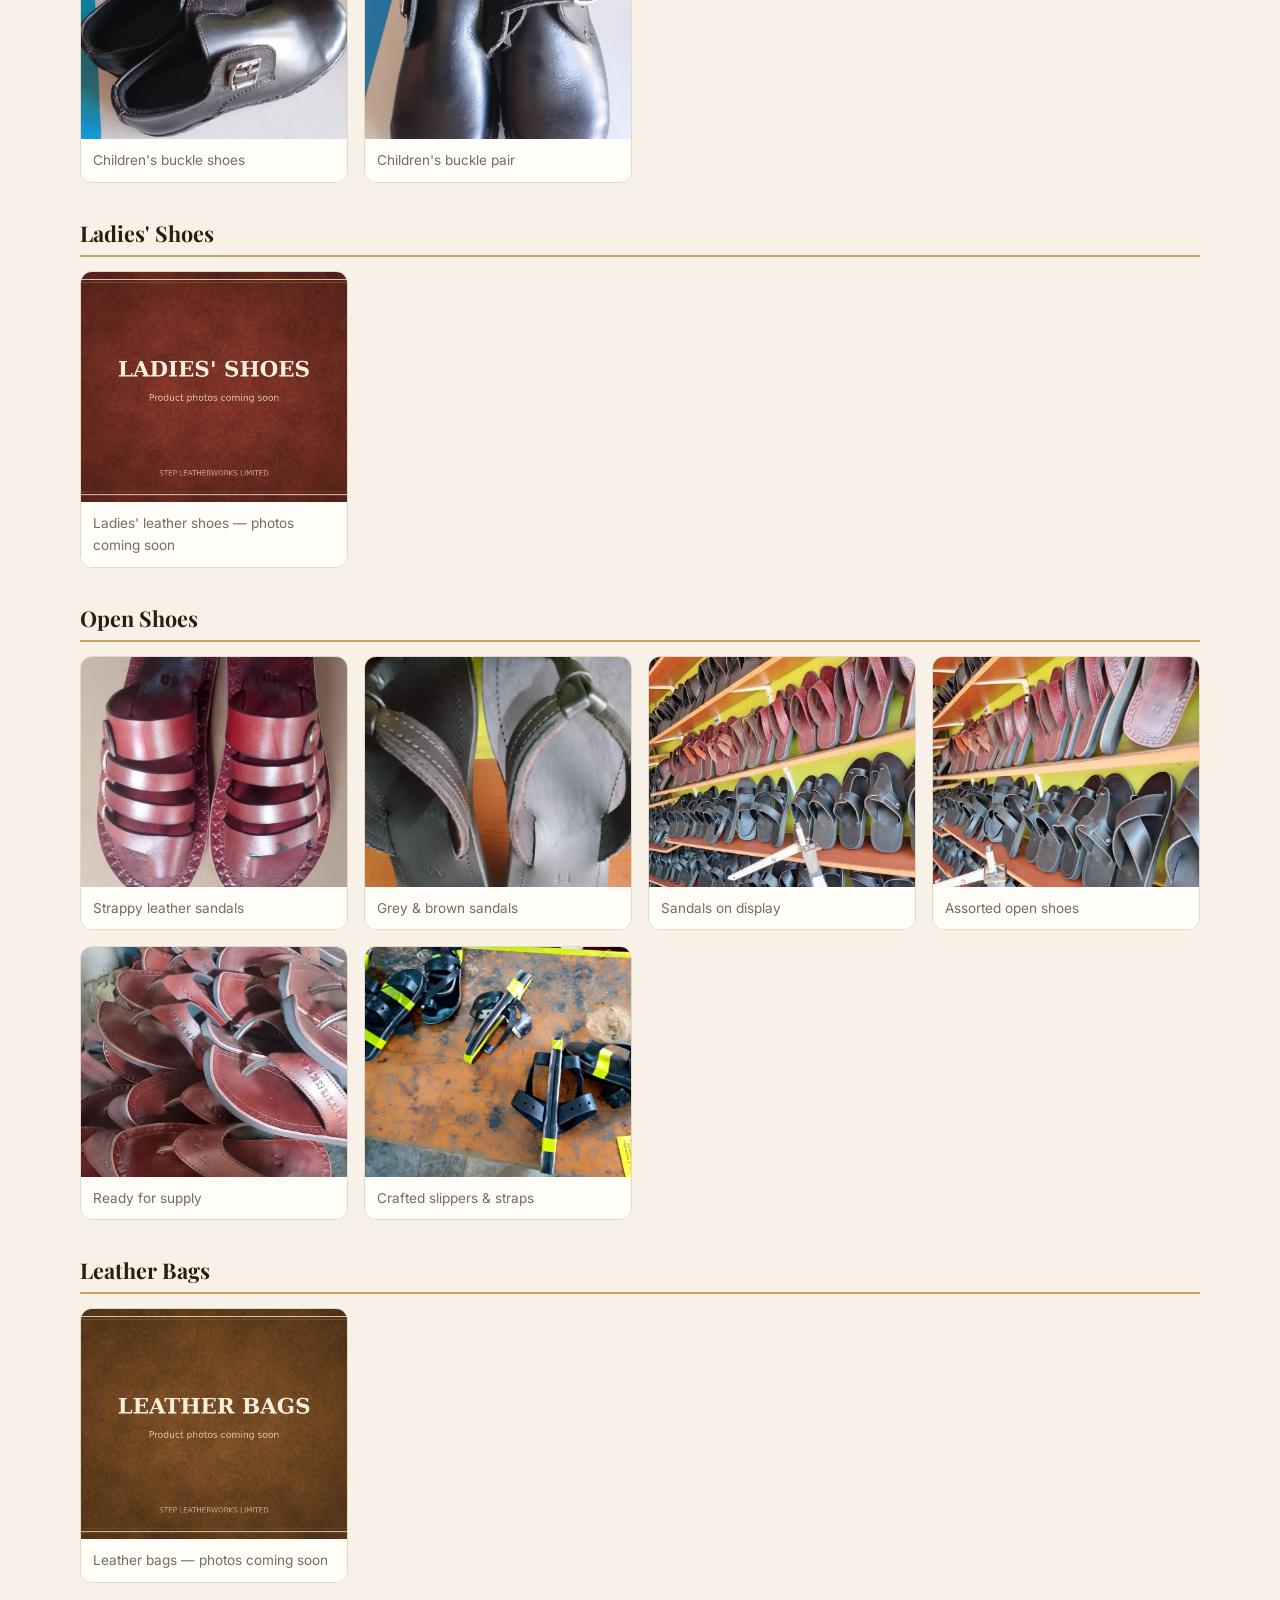
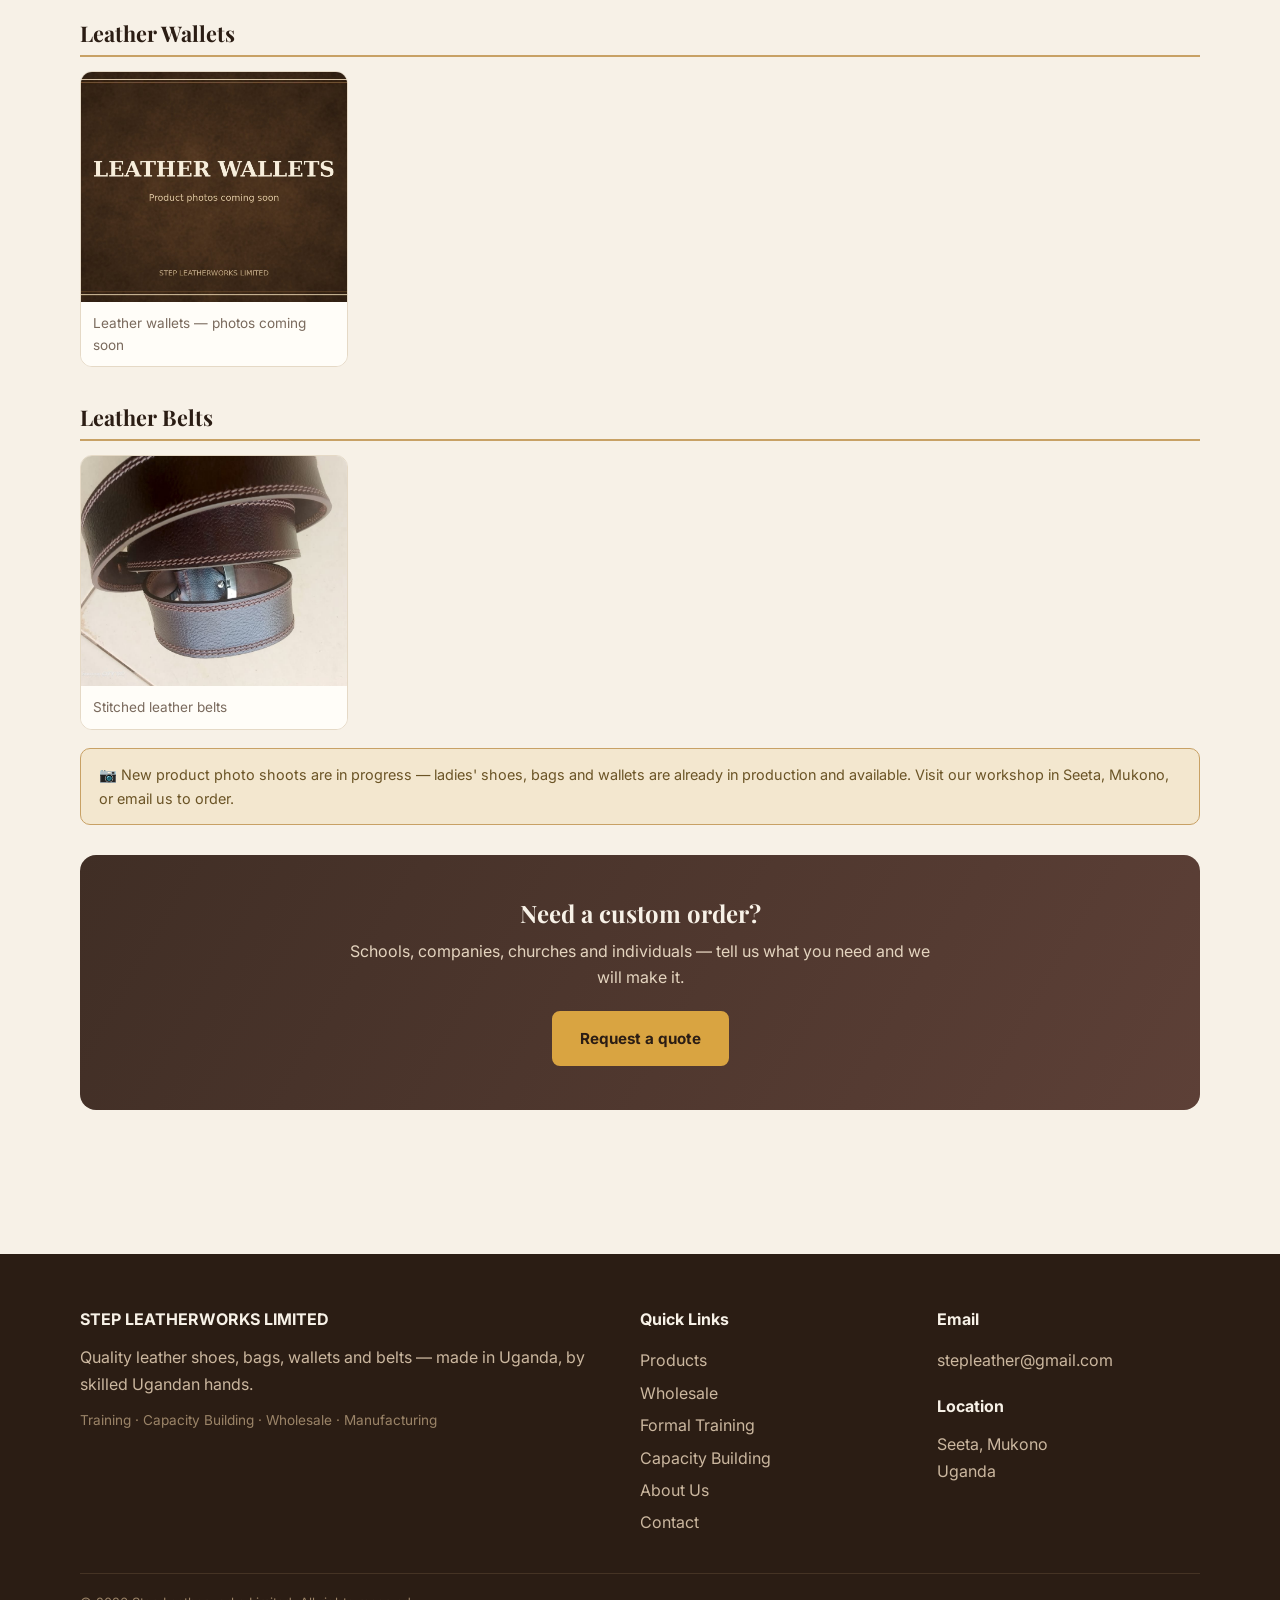
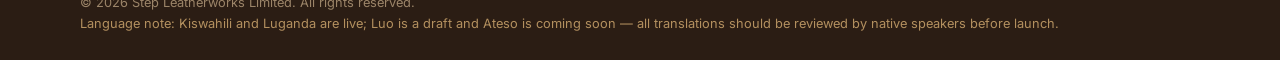
<file: products.html>
<!DOCTYPE html>
<html lang="en">
<head>
<meta charset="UTF-8">
<meta name="viewport" content="width=device-width, initial-scale=1.0">
<title>Products | Step Leatherworks Limited</title>
<meta name="description" content="Leather shoes for men, women and children, open shoes, bags, wallets and belts — handcrafted in Seeta, Mukono, Uganda.">
<link rel="icon" href="data:image/svg+xml,<svg xmlns="http://www.w3.org/2000/svg" viewBox="0 0 64 64"><circle cx="32" cy="32" r="30" fill="%23d9a441"/><text x="32" y="43" font-size="34" font-family="Georgia" font-weight="bold" text-anchor="middle" fill="%232b1d14">S</text></svg>">
<link rel="preconnect" href="https://fonts.googleapis.com">
<link href="https://fonts.googleapis.com/css2?family=Playfair+Display:wght@600;700&family=Inter:wght@400;600;700&display=swap" rel="stylesheet">
<link rel="stylesheet" href="assets/css/style.css">
</head>
<body>
<header class="site-header">
  <div class="container nav-wrap">
    <a class="brand" href="index.html">
      <span class="brand-mark">S</span>
      <span class="brand-text">STEP <b>LEATHERWORKS</b><small>LIMITED · SEETA, MUKONO</small></span>
    </a>
    <button class="nav-toggle" aria-label="Menu">☰</button>
    <nav class="main-nav">
        <a href="index.html" data-i18n="nav_home">Home</a>
        <a href="products.html" data-i18n="nav_products" class="active">Products</a>
        <a href="wholesale.html" data-i18n="nav_wholesale">Wholesale</a>
        <a href="training.html" data-i18n="nav_training">Training</a>
        <a href="capacity.html" data-i18n="nav_capacity">Capacity Building</a>
        <a href="about.html" data-i18n="nav_about">About</a>
        <a href="contact.html" data-i18n="nav_contact">Contact</a>
        <select id="langSel" aria-label="Language">
          <option value="en">English</option>
          <option value="sw">Kiswahili</option>
          <option value="lg">Luganda</option>
          <option value="lo">Luo (draft)</option>
          <option value="at">Ateso (soon)</option>
        </select>
    </nav>
  </div>
</header>


<section class="page-hero" style="background-image:url('assets/img/open-shelves-1.jpg')">
  <div class="container">
    <p class="kicker">Step Leatherworks Limited</p>
    <h1>Our Products</h1>
    <p>Every item is cut, stitched and finished by hand in our Seeta workshop, using genuine leather.
       If you can describe it, we can make it — special orders are welcome.</p>
  </div>
</section>

<section class="section">
  <div class="container">

    <h2 class="cat-title">Gentlemen's Shoes</h2>
    <div class="gallery">
      <figure><img src="assets/img/gents-black-oxfords.jpg" alt="Black wingtip oxfords"><figcaption>Black wingtip oxfords</figcaption></figure>
      <figure><img src="assets/img/gents-black-brogues-1.jpg" alt="Black brogues — side view"><figcaption>Black brogues — side view</figcaption></figure>
      <figure><img src="assets/img/gents-black-brogues-2.jpg" alt="Black brogue pair"><figcaption>Black brogue pair</figcaption></figure>
      <figure><img src="assets/img/gents-brown-1.jpg" alt="Brown oxford pair"><figcaption>Brown oxford pair</figcaption></figure>
      <figure><img src="assets/img/gents-brown-2.jpg" alt="Brown oxfords — detail"><figcaption>Brown oxfords — detail</figcaption></figure>
      <figure><img src="assets/img/gents-brown-group.jpg" alt="Brown oxford collection"><figcaption>Brown oxford collection</figcaption></figure>
      <figure><img src="assets/img/gents-slipons.jpg" alt="Black slip-on shoes"><figcaption>Black slip-on shoes</figcaption></figure>
      <figure><img src="assets/img/gents-lineup.jpg" alt="Assorted black styles"><figcaption>Assorted black styles</figcaption></figure>
      <figure><img src="assets/img/gents-row.jpg" alt="Black lace-up styles"><figcaption>Black lace-up styles</figcaption></figure>
      <figure><img src="assets/img/gents-shiny.jpg" alt="Polished black slip-ons"><figcaption>Polished black slip-ons</figcaption></figure>
    </div>

    <h2 class="cat-title">Children's Shoes — Back to School</h2>
    <div class="gallery">
      <figure><img src="assets/img/children-buckle-1.jpg" alt="Children's buckle shoes"><figcaption>Children's buckle shoes</figcaption></figure>
      <figure><img src="assets/img/children-buckle-2.jpg" alt="Children's buckle pair"><figcaption>Children's buckle pair</figcaption></figure>
    </div>

    <h2 class="cat-title">Ladies' Shoes</h2>
    <div class="gallery">
      <figure class="ph"><img src="assets/img/placeholder-ladies.jpg" alt="Ladies' leather shoes — photos coming soon"><figcaption>Ladies' leather shoes — photos coming soon</figcaption></figure>
    </div>

    <h2 class="cat-title">Open Shoes</h2>
    <div class="gallery">
      <figure><img src="assets/img/open-red.jpg" alt="Strappy leather sandals"><figcaption>Strappy leather sandals</figcaption></figure>
      <figure><img src="assets/img/open-grey.jpg" alt="Grey &amp; brown sandals"><figcaption>Grey &amp; brown sandals</figcaption></figure>
      <figure><img src="assets/img/open-shelves-1.jpg" alt="Sandals on display"><figcaption>Sandals on display</figcaption></figure>
      <figure><img src="assets/img/open-shelves-2.jpg" alt="Assorted open shoes"><figcaption>Assorted open shoes</figcaption></figure>
      <figure><img src="assets/img/open-pile.jpg" alt="Ready for supply"><figcaption>Ready for supply</figcaption></figure>
      <figure><img src="assets/img/open-table.jpg" alt="Crafted slippers &amp; straps"><figcaption>Crafted slippers &amp; straps</figcaption></figure>
    </div>

    <h2 class="cat-title">Leather Bags</h2>
    <div class="gallery">
      <figure class="ph"><img src="assets/img/placeholder-bags.jpg" alt="Leather bags — photos coming soon"><figcaption>Leather bags — photos coming soon</figcaption></figure>
    </div>

    <h2 class="cat-title">Leather Wallets</h2>
    <div class="gallery">
      <figure class="ph"><img src="assets/img/placeholder-wallets.jpg" alt="Leather wallets — photos coming soon"><figcaption>Leather wallets — photos coming soon</figcaption></figure>
    </div>

    <h2 class="cat-title">Leather Belts</h2>
    <div class="gallery">
      <figure><img src="assets/img/belts.jpg" alt="Stitched leather belts"><figcaption>Stitched leather belts</figcaption></figure>
    </div>

    <div class="notice">📷 New product photo shoots are in progress — ladies' shoes, bags and wallets are
      already in production and available. Visit our workshop in Seeta, Mukono, or email us to order.</div>

    <div class="cta-banner" style="margin-top:30px">
      <h2>Need a custom order?</h2>
      <p>Schools, companies, churches and individuals — tell us what you need and we will make it.</p>
      <a class="btn" href="contact.html">Request a quote</a>
    </div>
  </div>
</section>


<footer class="site-footer">
  <div class="container">
    <div class="footer-grid">
      <div>
        <h4>STEP LEATHERWORKS LIMITED</h4>
        <p data-i18n="foot_tag">Quality leather shoes, bags, wallets and belts — made in Uganda, by skilled Ugandan hands.</p>
        <p style="margin-top:12px;font-size:.85rem;color:#9b8468">Training · Capacity Building · Wholesale · Manufacturing</p>
      </div>
      <div>
        <h4 data-i18n="f_links">Quick Links</h4>
        <a href="products.html">Products</a>
        <a href="wholesale.html">Wholesale</a>
        <a href="training.html">Formal Training</a>
        <a href="capacity.html">Capacity Building</a>
        <a href="about.html">About Us</a>
        <a href="contact.html">Contact</a>
      </div>
      <div>
        <h4 data-i18n="f_email">Email</h4>
        <a href="mailto:stepleather@gmail.com">stepleather@gmail.com</a>
        <h4 style="margin-top:16px" data-i18n="f_loc">Location</h4>
        <span>Seeta, Mukono<br>Uganda</span>
      </div>
    </div>
    <div class="footer-note">
      <p>© 2026 Step Leatherworks Limited. All rights reserved.</p>
      <p class="disc">Language note: Kiswahili and Luganda are live; Luo is a draft and Ateso is coming soon — all translations should be reviewed by native speakers before launch.</p>
    </div>
  </div>
</footer>
<script src="assets/js/main.js"></script>
</body>
</html>
</file>
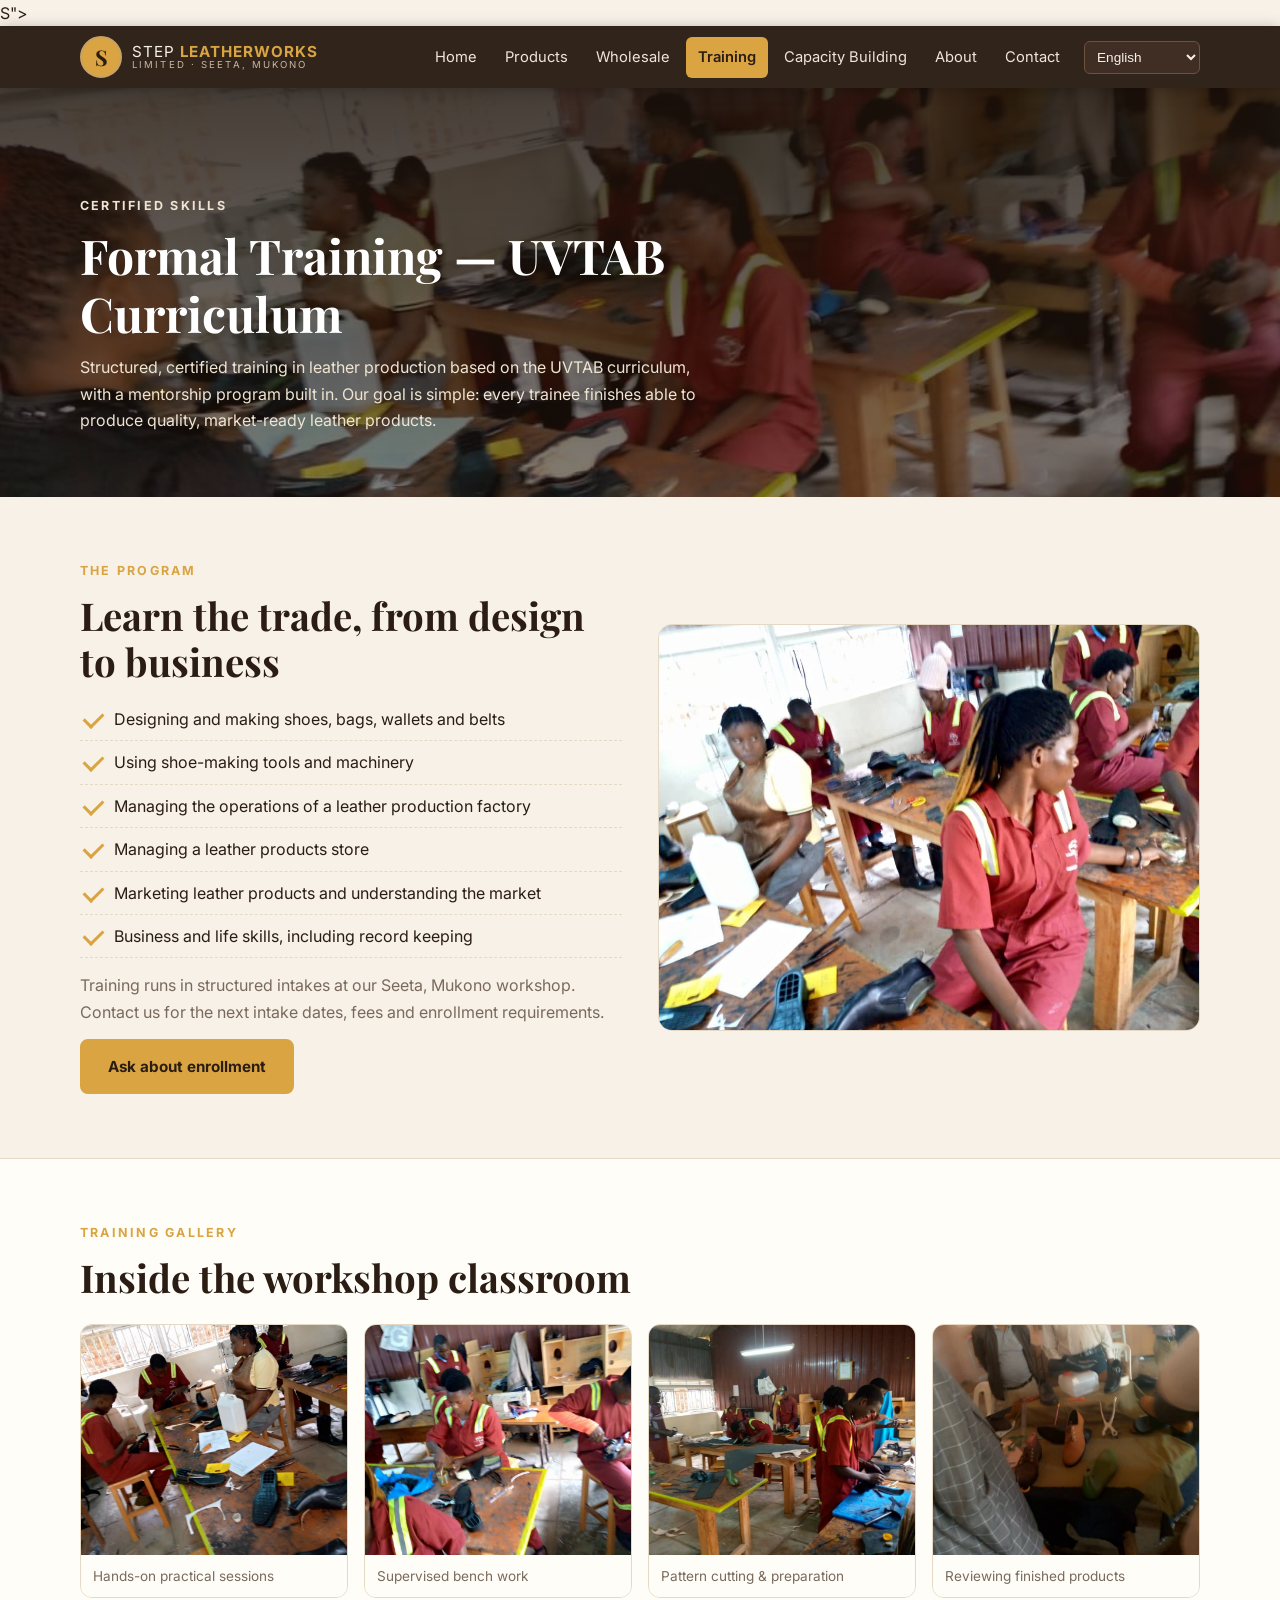
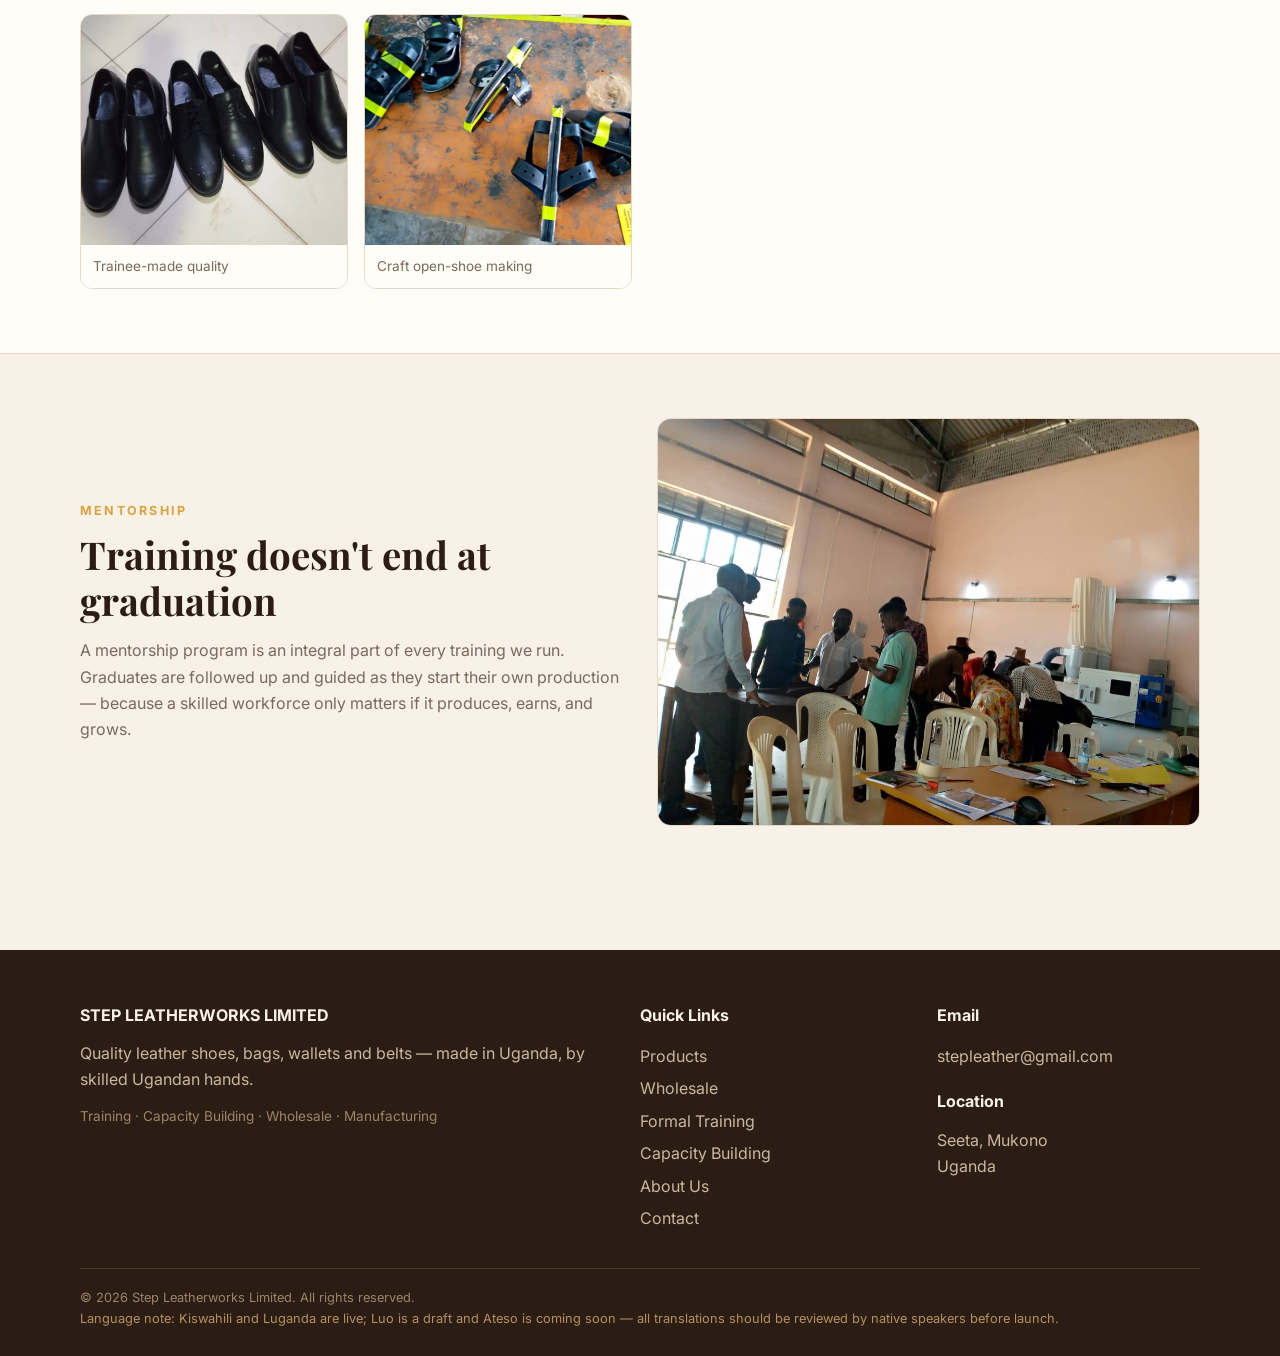
<file: training.html>
<!DOCTYPE html>
<html lang="en">
<head>
<meta charset="UTF-8">
<meta name="viewport" content="width=device-width, initial-scale=1.0">
<title>Formal Training | Step Leatherworks Limited</title>
<meta name="description" content="Certified leather production training based on the UVTAB curriculum in Seeta, Mukono — design, machinery, marketing and business skills.">
<link rel="icon" href="data:image/svg+xml,<svg xmlns="http://www.w3.org/2000/svg" viewBox="0 0 64 64"><circle cx="32" cy="32" r="30" fill="%23d9a441"/><text x="32" y="43" font-size="34" font-family="Georgia" font-weight="bold" text-anchor="middle" fill="%232b1d14">S</text></svg>">
<link rel="preconnect" href="https://fonts.googleapis.com">
<link href="https://fonts.googleapis.com/css2?family=Playfair+Display:wght@600;700&family=Inter:wght@400;600;700&display=swap" rel="stylesheet">
<link rel="stylesheet" href="assets/css/style.css">
</head>
<body>
<header class="site-header">
  <div class="container nav-wrap">
    <a class="brand" href="index.html">
      <span class="brand-mark">S</span>
      <span class="brand-text">STEP <b>LEATHERWORKS</b><small>LIMITED · SEETA, MUKONO</small></span>
    </a>
    <button class="nav-toggle" aria-label="Menu">☰</button>
    <nav class="main-nav">
        <a href="index.html" data-i18n="nav_home">Home</a>
        <a href="products.html" data-i18n="nav_products">Products</a>
        <a href="wholesale.html" data-i18n="nav_wholesale">Wholesale</a>
        <a href="training.html" data-i18n="nav_training" class="active">Training</a>
        <a href="capacity.html" data-i18n="nav_capacity">Capacity Building</a>
        <a href="about.html" data-i18n="nav_about">About</a>
        <a href="contact.html" data-i18n="nav_contact">Contact</a>
        <select id="langSel" aria-label="Language">
          <option value="en">English</option>
          <option value="sw">Kiswahili</option>
          <option value="lg">Luganda</option>
          <option value="lo">Luo (draft)</option>
          <option value="at">Ateso (soon)</option>
        </select>
    </nav>
  </div>
</header>


<section class="page-hero" style="background-image:url('assets/img/training-sewing.jpg')">
  <div class="container">
    <p class="kicker">Certified Skills</p>
    <h1>Formal Training — UVTAB Curriculum</h1>
    <p>Structured, certified training in leather production based on the UVTAB curriculum,
       with a mentorship program built in. Our goal is simple: every trainee finishes
       able to produce quality, market-ready leather products.</p>
  </div>
</section>

<section class="section">
  <div class="container grid-2">
    <div>
      <p class="kicker">The program</p>
      <h2 class="section-title">Learn the trade, from design to business</h2>
      <ul class="checks">
        <li>Designing and making shoes, bags, wallets and belts</li>
        <li>Using shoe-making tools and machinery</li>
        <li>Managing the operations of a leather production factory</li>
        <li>Managing a leather products store</li>
        <li>Marketing leather products and understanding the market</li>
        <li>Business and life skills, including record keeping</li>
      </ul>
      <p class="lead" style="margin-top:12px">Training runs in structured intakes at our Seeta, Mukono workshop.
         Contact us for the next intake dates, fees and enrollment requirements.</p>
      <a class="btn" href="contact.html" style="margin-top:14px">Ask about enrollment</a>
    </div>
    <div><img class="img-round" src="assets/img/training-women.jpg" alt="Trainees in a leather production class"></div>
  </div>
</section>

<section class="section alt">
  <div class="container">
    <p class="kicker">Training Gallery</p>
    <h2 class="section-title">Inside the workshop classroom</h2>
    <div class="gallery" style="margin-top:24px">
      <figure><img src="assets/img/training-practical.jpg" alt="Trainees practicing shoe making"><figcaption>Hands-on practical sessions</figcaption></figure>
      <figure><img src="assets/img/training-class.jpg" alt="Trainees at workbenches"><figcaption>Supervised bench work</figcaption></figure>
      <figure><img src="assets/img/training-cut.jpg" alt="Cutting leather in training"><figcaption>Pattern cutting &amp; preparation</figcaption></figure>
      <figure><img src="assets/img/training-table.jpg" alt="Finished shoes reviewed in training"><figcaption>Reviewing finished products</figcaption></figure>
      <figure><img src="assets/img/gents-lineup.jpg" alt="Finished black leather shoes"><figcaption>Trainee-made quality</figcaption></figure>
      <figure><img src="assets/img/open-table.jpg" alt="Handcrafted slippers"><figcaption>Craft open-shoe making</figcaption></figure>
    </div>
  </div>
</section>

<section class="section">
  <div class="container split">
    <div>
      <p class="kicker">Mentorship</p>
      <h2 class="section-title">Training doesn't end at graduation</h2>
      <p class="lead">A mentorship program is an integral part of every training we run.
         Graduates are followed up and guided as they start their own production —
         because a skilled workforce only matters if it produces, earns, and grows.</p>
    </div>
    <div><img class="img-round" src="assets/img/hall-machines.jpg" alt="Leather production machinery at the Step Leatherworks workshop"></div>
  </div>
</section>


<footer class="site-footer">
  <div class="container">
    <div class="footer-grid">
      <div>
        <h4>STEP LEATHERWORKS LIMITED</h4>
        <p data-i18n="foot_tag">Quality leather shoes, bags, wallets and belts — made in Uganda, by skilled Ugandan hands.</p>
        <p style="margin-top:12px;font-size:.85rem;color:#9b8468">Training · Capacity Building · Wholesale · Manufacturing</p>
      </div>
      <div>
        <h4 data-i18n="f_links">Quick Links</h4>
        <a href="products.html">Products</a>
        <a href="wholesale.html">Wholesale</a>
        <a href="training.html">Formal Training</a>
        <a href="capacity.html">Capacity Building</a>
        <a href="about.html">About Us</a>
        <a href="contact.html">Contact</a>
      </div>
      <div>
        <h4 data-i18n="f_email">Email</h4>
        <a href="mailto:stepleather@gmail.com">stepleather@gmail.com</a>
        <h4 style="margin-top:16px" data-i18n="f_loc">Location</h4>
        <span>Seeta, Mukono<br>Uganda</span>
      </div>
    </div>
    <div class="footer-note">
      <p>© 2026 Step Leatherworks Limited. All rights reserved.</p>
      <p class="disc">Language note: Kiswahili and Luganda are live; Luo is a draft and Ateso is coming soon — all translations should be reviewed by native speakers before launch.</p>
    </div>
  </div>
</footer>
<script src="assets/js/main.js"></script>
</body>
</html>
</file>
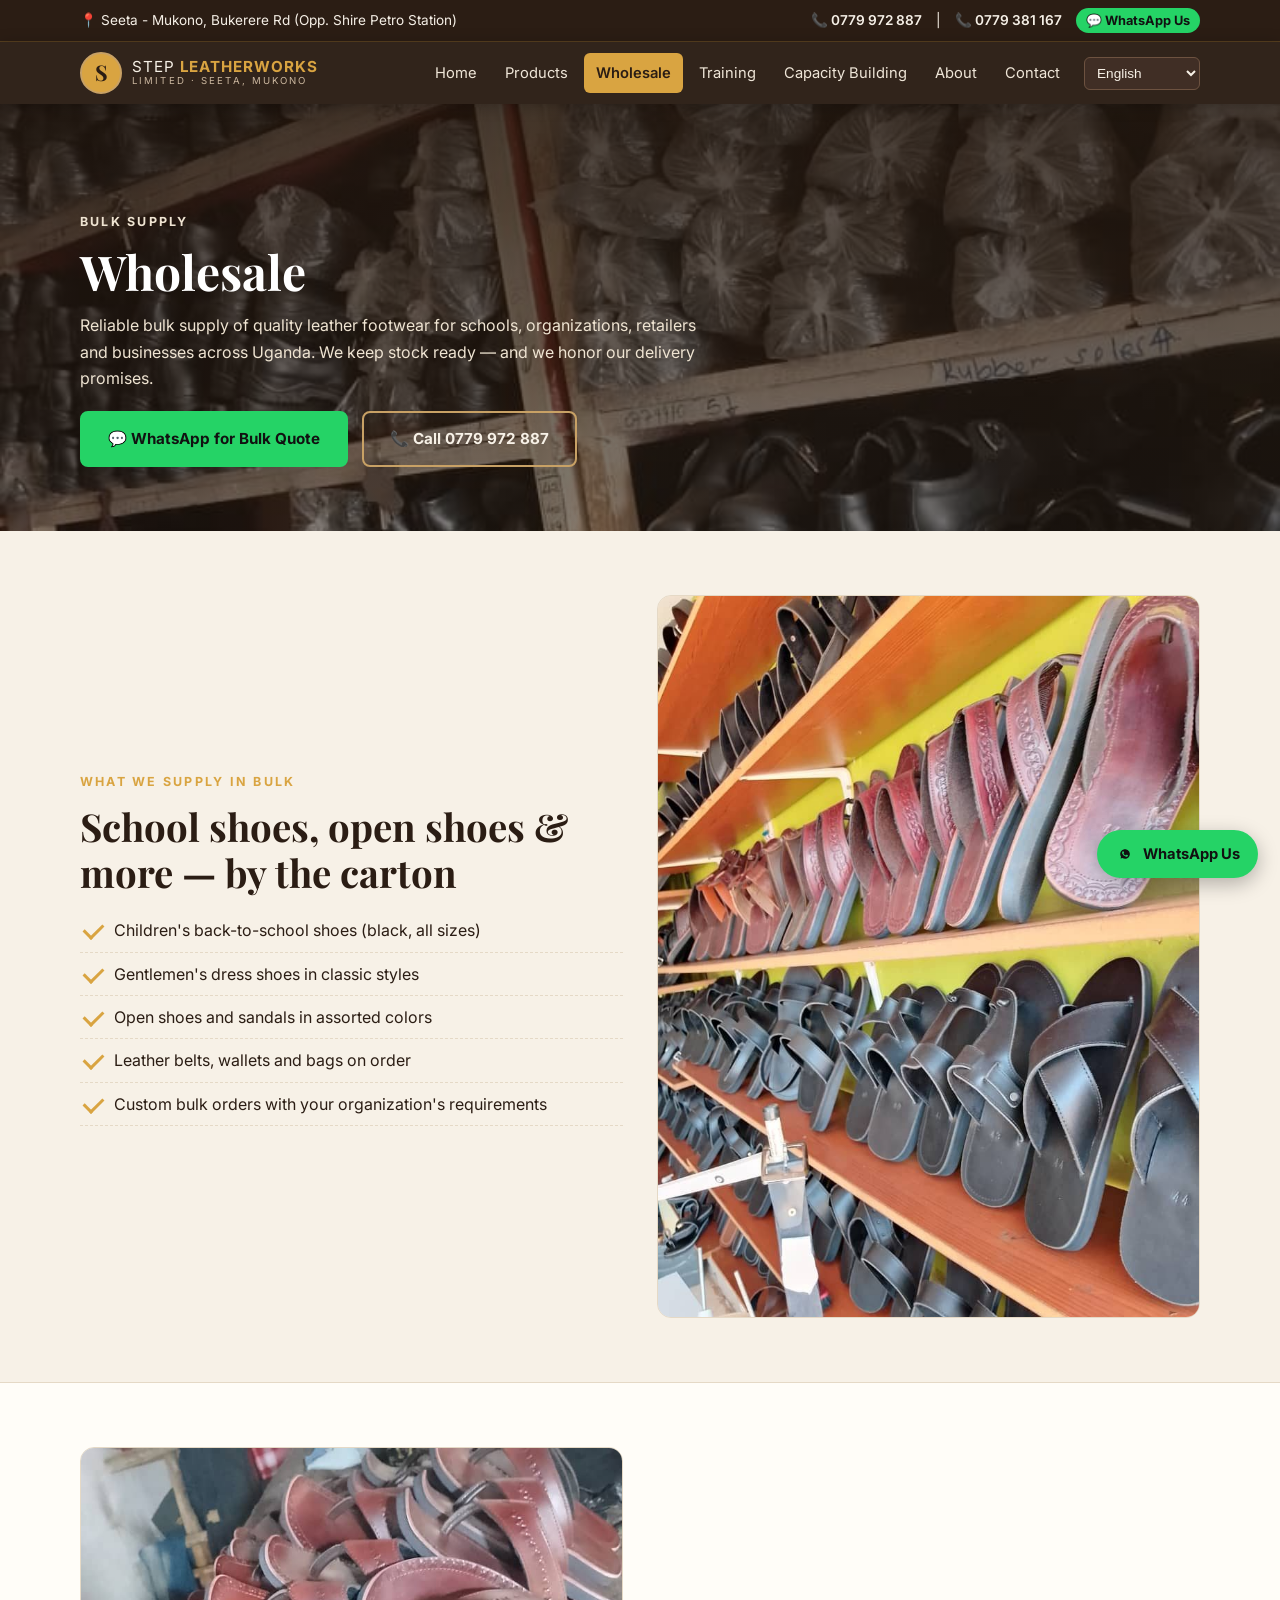
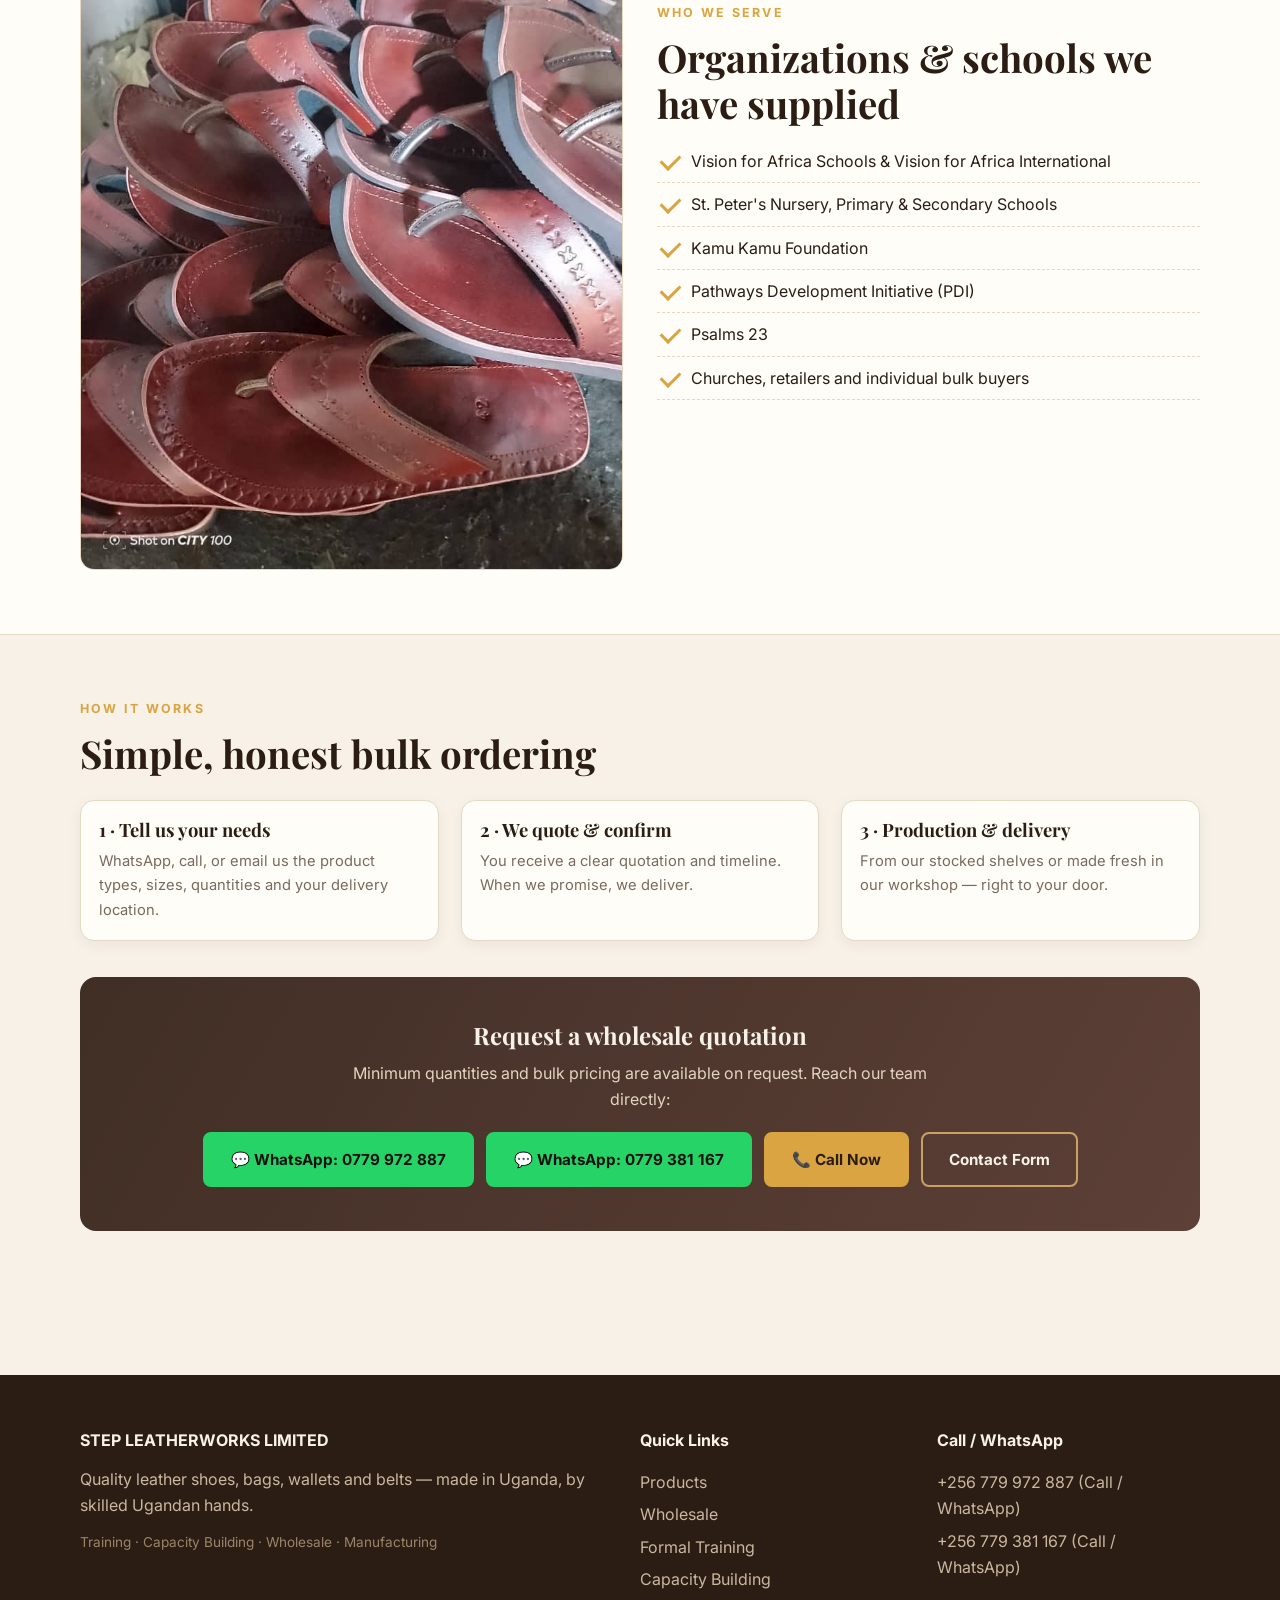
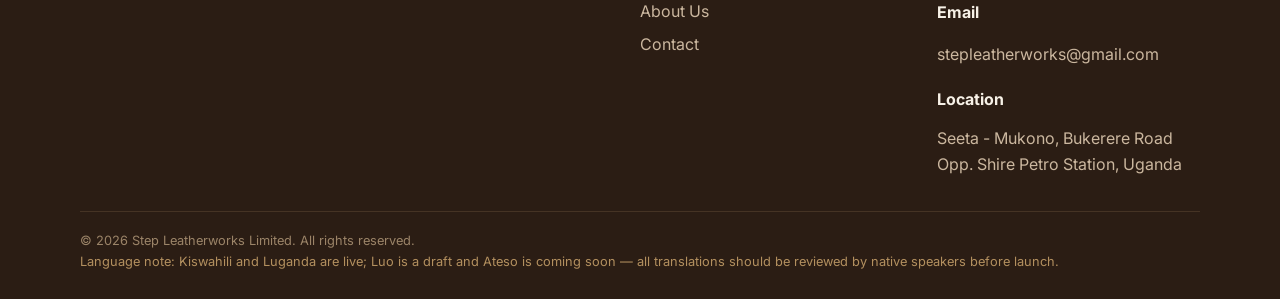
<file: wholesale.html>
<!DOCTYPE html>
<html lang="en">
<head>
<meta charset="UTF-8">
<meta name="viewport" content="width=device-width, initial-scale=1.0">
<title>Wholesale | Step Leatherworks Limited</title>
<meta name="description" content="Wholesale leather shoes and sandals in bulk for schools, organizations and retailers — Step Leatherworks, Seeta Mukono, Uganda.">
<link rel="icon" href="data:image/svg+xml,<svg xmlns='http://www.w3.org/2000/svg' viewBox='0 0 64 64'><circle cx='32' cy='32' r='30' fill='%23d9a441'/><text x='32' y='43' font-size='34' font-family='Georgia' font-weight='bold' text-anchor='middle' fill='%232b1d14'>S</text></svg>">
<link rel="preconnect" href="https://fonts.googleapis.com">
<link href="https://fonts.googleapis.com/css2?family=Playfair+Display:wght@600;700&family=Inter:wght@400;600;700&display=swap" rel="stylesheet">
<link rel="stylesheet" href="assets/css/style.css">
<style>
  /* Top Quick-Contact Bar */
  .top-contact-bar {
    background: #2b1d14;
    color: #f5efe6;
    font-size: 0.85rem;
    padding: 8px 0;
    border-bottom: 1px solid rgba(217, 164, 65, 0.25);
  }
  .top-contact-bar .container {
    display: flex;
    justify-content: space-between;
    align-items: center;
    flex-wrap: wrap;
    gap: 8px;
  }
  .top-contact-links {
    display: flex;
    align-items: center;
    gap: 14px;
    flex-wrap: wrap;
  }
  .top-contact-links a {
    color: #f5efe6;
    text-decoration: none;
    font-weight: 600;
    display: inline-flex;
    align-items: center;
    gap: 5px;
  }
  .top-contact-links a:hover {
    color: #d9a441;
  }
  .wa-pill {
    background: #25D366;
    color: #111 !important;
    padding: 2px 10px;
    border-radius: 20px;
    font-size: 0.8rem;
    font-weight: 700 !important;
  }
  .wa-pill:hover {
    background: #1ebe5d;
  }

  /* WhatsApp Action Button */
  .btn-whatsapp {
    background: #25D366 !important;
    color: #111 !important;
    border-color: #25D366 !important;
    font-weight: 700;
  }
  .btn-whatsapp:hover {
    background: #1ebe5d !important;
  }

  /* CTA Action Row */
  .cta-actions {
    display: flex;
    justify-content: center;
    gap: 12px;
    flex-wrap: wrap;
    margin-top: 18px;
  }

  /* Floating WhatsApp Button */
  .floating-wa {
    position: fixed;
    bottom: 22px;
    right: 22px;
    background: #25D366;
    color: #111;
    font-weight: 700;
    font-size: 0.92rem;
    padding: 12px 18px;
    border-radius: 50px;
    text-decoration: none;
    box-shadow: 0 6px 20px rgba(0,0,0,0.28);
    display: inline-flex;
    align-items: center;
    gap: 8px;
    z-index: 999;
    transition: transform 0.2s ease, background 0.2s ease;
  }
  .floating-wa:hover {
    background: #1ebe5d;
    transform: translateY(-2px);
  }
  @media (max-width: 600px) {
    .top-contact-bar .loc-text { display: none; }
    .floating-wa { bottom: 16px; right: 16px; padding: 10px 15px; font-size: 0.85rem; }
  }
</style>
</head>
<body>

<!-- Top Quick Contact Bar -->
<div class="top-contact-bar">
  <div class="container">
    <span class="loc-text">📍 Seeta - Mukono, Bukerere Rd (Opp. Shire Petro Station)</span>
    <div class="top-contact-links">
      <a href="tel:+256779972887">📞 0779 972 887</a>
      <span>|</span>
      <a href="tel:+256779381167">📞 0779 381 167</a>
      <a class="wa-pill" href="https://wa.me/256779972887?text=Hello%20Step%20Leatherworks%20Limited,%20I%20would%20like%20to%20inquire%20about%20wholesale%20orders." target="_blank" rel="noopener">💬 WhatsApp Us</a>
    </div>
  </div>
</div>

<header class="site-header">
  <div class="container nav-wrap">
    <a class="brand" href="index.html">
      <span class="brand-mark">S</span>
      <span class="brand-text">STEP <b>LEATHERWORKS</b><small>LIMITED · SEETA, MUKONO</small></span>
    </a>
    <button class="nav-toggle" aria-label="Menu">☰</button>
    <nav class="main-nav">
        <a href="index.html" data-i18n="nav_home">Home</a>
        <a href="products.html" data-i18n="nav_products">Products</a>
        <a href="wholesale.html" data-i18n="nav_wholesale" class="active">Wholesale</a>
        <a href="training.html" data-i18n="nav_training">Training</a>
        <a href="capacity.html" data-i18n="nav_capacity">Capacity Building</a>
        <a href="about.html" data-i18n="nav_about">About</a>
        <a href="contact.html" data-i18n="nav_contact">Contact</a>
        <select id="langSel" aria-label="Language">
          <option value="en">English</option>
          <option value="sw">Kiswahili</option>
          <option value="lg">Luganda</option>
          <option value="lo">Luo (draft)</option>
          <option value="at">Ateso (soon)</option>
        </select>
    </nav>
  </div>
</header>

<section class="page-hero" style="background-image:url('assets/img/stock-shelves.jpg')">
  <div class="container">
    <p class="kicker">Bulk Supply</p>
    <h1>Wholesale</h1>
    <p>Reliable bulk supply of quality leather footwear for schools, organizations, retailers
       and businesses across Uganda. We keep stock ready — and we honor our delivery promises.</p>
    <div class="hero-btns" style="margin-top:20px">
      <a class="btn btn-whatsapp" href="https://wa.me/256779972887?text=Hello%20Step%20Leatherworks%20Limited,%20I%20would%20like%20to%20request%20a%20wholesale%20quotation." target="_blank" rel="noopener">💬 WhatsApp for Bulk Quote</a>
      <a class="btn btn-ghost" href="tel:+256779972887">📞 Call 0779 972 887</a>
    </div>
  </div>
</section>

<section class="section">
  <div class="container split">
    <div>
      <p class="kicker">What we supply in bulk</p>
      <h2 class="section-title">School shoes, open shoes &amp; more — by the carton</h2>
      <ul class="checks">
        <li>Children's back-to-school shoes (black, all sizes)</li>
        <li>Gentlemen's dress shoes in classic styles</li>
        <li>Open shoes and sandals in assorted colors</li>
        <li>Leather belts, wallets and bags on order</li>
        <li>Custom bulk orders with your organization's requirements</li>
      </ul>
    </div>
    <div><img class="img-round" src="assets/img/open-shelves-2.jpg" alt="Rows of sandals ready for wholesale"></div>
  </div>
</section>

<section class="section alt">
  <div class="container split">
    <div><img class="img-round" src="assets/img/open-pile.jpg" alt="Leather sandals prepared in bulk"></div>
    <div>
      <p class="kicker">Who we serve</p>
      <h2 class="section-title">Organizations &amp; schools we have supplied</h2>
      <ul class="checks">
        <li>Vision for Africa Schools &amp; Vision for Africa International</li>
        <li>St. Peter's Nursery, Primary &amp; Secondary Schools</li>
        <li>Kamu Kamu Foundation</li>
        <li>Pathways Development Initiative (PDI)</li>
        <li>Psalms 23</li>
        <li>Churches, retailers and individual bulk buyers</li>
      </ul>
    </div>
  </div>
</section>

<section class="section">
  <div class="container">
    <p class="kicker">How it works</p>
    <h2 class="section-title">Simple, honest bulk ordering</h2>
    <div class="grid-3" style="margin-top:24px">
      <div class="card"><div class="card-body"><h3>1 · Tell us your needs</h3>
        <p>WhatsApp, call, or email us the product types, sizes, quantities and your delivery location.</p></div></div>
      <div class="card"><div class="card-body"><h3>2 · We quote &amp; confirm</h3>
        <p>You receive a clear quotation and timeline. When we promise, we deliver.</p></div></div>
      <div class="card"><div class="card-body"><h3>3 · Production &amp; delivery</h3>
        <p>From our stocked shelves or made fresh in our workshop — right to your door.</p></div></div>
    </div>
    <div class="cta-banner" style="margin-top:36px">
      <h2>Request a wholesale quotation</h2>
      <p>Minimum quantities and bulk pricing are available on request. Reach our team directly:</p>
      <div class="cta-actions">
        <a class="btn btn-whatsapp" href="https://wa.me/256779972887?text=Hello%20Step%20Leatherworks,%20I%20would%20like%20to%20request%20a%20wholesale%20quotation." target="_blank" rel="noopener">💬 WhatsApp: 0779 972 887</a>
        <a class="btn btn-whatsapp" href="https://wa.me/256779381167?text=Hello%20Step%20Leatherworks,%20I%20would%20like%20to%20request%20a%20wholesale%20quotation." target="_blank" rel="noopener">💬 WhatsApp: 0779 381 167</a>
        <a class="btn" href="tel:+256779972887">📞 Call Now</a>
        <a class="btn btn-ghost" href="contact.html">Contact Form</a>
      </div>
    </div>
  </div>
</section>

<footer class="site-footer">
  <div class="container">
    <div class="footer-grid">
      <div>
        <h4>STEP LEATHERWORKS LIMITED</h4>
        <p data-i18n="foot_tag">Quality leather shoes, bags, wallets and belts — made in Uganda, by skilled Ugandan hands.</p>
        <p style="margin-top:12px;font-size:.85rem;color:#9b8468">Training · Capacity Building · Wholesale · Manufacturing</p>
      </div>
      <div>
        <h4 data-i18n="f_links">Quick Links</h4>
        <a href="products.html">Products</a>
        <a href="wholesale.html">Wholesale</a>
        <a href="training.html">Formal Training</a>
        <a href="capacity.html">Capacity Building</a>
        <a href="about.html">About Us</a>
        <a href="contact.html">Contact</a>
      </div>
      <div>
        <h4>Call / WhatsApp</h4>
        <a href="https://wa.me/256779972887" target="_blank" rel="noopener">+256 779 972 887 (Call / WhatsApp)</a>
        <a href="https://wa.me/256779381167" target="_blank" rel="noopener">+256 779 381 167 (Call / WhatsApp)</a>
        <h4 style="margin-top:16px" data-i18n="f_email">Email</h4>
        <a href="mailto:stepleatherworks@gmail.com">stepleatherworks@gmail.com</a>
        <h4 style="margin-top:16px" data-i18n="f_loc">Location</h4>
        <span>Seeta - Mukono, Bukerere Road<br>Opp. Shire Petro Station, Uganda</span>
      </div>
    </div>
    <div class="footer-note">
      <p>© 2026 Step Leatherworks Limited. All rights reserved.</p>
      <p class="disc">Language note: Kiswahili and Luganda are live; Luo is a draft and Ateso is coming soon — all translations should be reviewed by native speakers before launch.</p>
    </div>
  </div>
</footer>

<!-- Floating WhatsApp Button -->
<a class="floating-wa" href="https://wa.me/256779972887?text=Hello%20Step%20Leatherworks%20Limited,%20I%20would%20like%20to%20inquire%20about%20wholesale%20supply." target="_blank" rel="noopener" aria-label="Chat on WhatsApp">
  <svg width="20" height="20" viewBox="0 0 24 24" fill="currentColor"><path d="M12.031 6.172c-3.181 0-5.767 2.586-5.768 5.766-.001 1.298.38 2.27 1.019 3.287l-.582 2.128 2.182-.573c.978.58 1.911.928 3.145.929 3.178 0 5.767-2.587 5.768-5.766.001-3.187-2.575-5.77-5.764-5.771zm3.392 8.244c-.144.405-.837.774-1.17.824-.299.045-.677.063-1.092-.069-.252-.08-.575-.187-.988-.365-1.739-.751-2.874-2.502-2.961-2.617-.087-.116-.708-.94-.708-1.793s.448-1.273.607-1.446c.159-.173.346-.217.462-.217l.332.006c.106.005.249-.04.39.298.144.347.491 1.2.534 1.287.043.087.072.188.014.304-.058.116-.087.188-.173.289l-.26.304c-.087.086-.177.18-.076.354.101.174.449.741.964 1.201.662.591 1.221.774 1.394.86s.274.072.376-.043c.101-.116.433-.506.549-.68.116-.173.231-.145.39-.087s1.011.477 1.184.564.289.13.332.202c.045.072.045.419-.1.824z"/></svg>
  <span>WhatsApp Us</span>
</a>

<script src="assets/js/main.js"></script>
</body>
</html>
</file>
<file: assets/css/style.css>
/* ============ STEP LEATHERWORKS — site stylesheet ============ */
:root{
  --ink:#2b1d14; --brown:#5d4037; --brown-d:#402e25; --tan:#c8a165; --amber:#d9a441;
  --cream:#f7f1e7; --paper:#fffdf8; --muted:#7a6a5d; --line:#e5d9c6;
}
*{margin:0;padding:0;box-sizing:border-box}
html{scroll-behavior:smooth}
body{font-family:'Inter',system-ui,-apple-system,'Segoe UI',sans-serif;color:var(--ink);
  background:var(--cream);line-height:1.65;font-size:16px}
h1,h2,h3,.serif{font-family:'Playfair Display',Georgia,'Times New Roman',serif;line-height:1.2}
img{max-width:100%;display:block}
a{color:var(--brown)}
.container{width:min(1120px,92%);margin:0 auto}
.section{padding:64px 0}
.section.alt{background:var(--paper);border-top:1px solid var(--line);border-bottom:1px solid var(--line)}
.kicker{text-transform:uppercase;letter-spacing:.18em;font-size:.78rem;color:var(--amber);
  font-weight:700;margin-bottom:10px}
.section-title{font-size:clamp(1.6rem,3.5vw,2.4rem);margin-bottom:14px}
.lead{color:var(--muted);max-width:70ch}

/* ---------- header ---------- */
.site-header{position:sticky;top:0;z-index:50;background:rgba(43,29,20,.97);
  box-shadow:0 2px 14px rgba(0,0,0,.25)}
.nav-wrap{display:flex;align-items:center;justify-content:space-between;gap:16px;padding:10px 0}
.brand{display:flex;align-items:center;gap:10px;text-decoration:none;color:var(--cream)}
.brand-mark{width:42px;height:42px;border-radius:50%;background:var(--amber);color:var(--ink);
  display:grid;place-items:center;font-family:'Playfair Display',serif;font-weight:700;font-size:1.35rem;
  border:2px solid var(--tan)}
.brand-text{line-height:1.1;font-size:.95rem;letter-spacing:.06em}
.brand-text b{color:var(--amber)}
.brand-text small{display:block;font-size:.6rem;letter-spacing:.22em;color:#cbb79f}
.main-nav{display:flex;align-items:center;gap:4px;flex-wrap:wrap}
.main-nav a{color:#efe6d8;text-decoration:none;padding:8px 12px;border-radius:6px;font-size:.92rem}
.main-nav a:hover{background:rgba(255,255,255,.08)}
.main-nav a.active{background:var(--amber);color:var(--ink);font-weight:600}
#langSel{margin-left:8px;background:var(--brown-d);color:var(--cream);border:1px solid #6d5240;
  border-radius:6px;padding:7px 8px;font-size:.85rem}
.nav-toggle{display:none;background:none;border:1px solid #6d5240;color:var(--cream);
  border-radius:6px;font-size:1.3rem;padding:4px 12px;cursor:pointer}
@media(max-width:900px){
  .nav-toggle{display:block}
  .main-nav{display:none;position:absolute;top:100%;left:0;right:0;background:var(--ink);
    flex-direction:column;align-items:stretch;padding:10px 4%;gap:2px}
  .main-nav.open{display:flex}
  #langSel{margin:8px 0 0}
}

/* ---------- hero ---------- */
.hero{position:relative;min-height:74vh;display:flex;align-items:center;color:#fff;
  background-size:cover;background-position:center}
.hero::before{content:"";position:absolute;inset:0;
  background:linear-gradient(105deg,rgba(28,17,10,.88) 20%,rgba(28,17,10,.55) 60%,rgba(28,17,10,.35))}
.hero .container{position:relative;z-index:1;padding:70px 0}
.hero h1{font-size:clamp(2rem,5.4vw,3.6rem);max-width:16ch;margin:12px 0 18px}
.hero p{max-width:56ch;font-size:1.05rem;color:#efe4d2}
.hero .kicker{color:var(--amber)}
.hero-btns{display:flex;gap:14px;margin-top:28px;flex-wrap:wrap}

/* ---------- page hero ---------- */
.page-hero{position:relative;color:#fff;padding:96px 0 64px;background-size:cover;background-position:center}
.page-hero::before{content:"";position:absolute;inset:0;
  background:linear-gradient(180deg,rgba(30,19,11,.82),rgba(30,19,11,.55))}
.page-hero .container{position:relative;z-index:1}
.page-hero h1{font-size:clamp(1.9rem,4.6vw,3rem);max-width:22ch}
.page-hero p{max-width:64ch;color:#efe4d2;margin-top:12px}

/* ---------- buttons ---------- */
.btn{display:inline-block;background:var(--amber);color:var(--ink);text-decoration:none;
  padding:13px 26px;border-radius:8px;font-weight:700;border:2px solid var(--amber);cursor:pointer;
  font-size:.95rem;transition:.2s}
.btn:hover{background:var(--tan);border-color:var(--tan)}
.btn-ghost{background:transparent;color:var(--cream);border-color:var(--tan)}
.btn-ghost:hover{background:rgba(255,255,255,.12);color:#fff}
.btn-dark{background:var(--brown);border-color:var(--brown);color:var(--cream)}
.btn-dark:hover{background:var(--brown-d)}

/* ---------- stats ---------- */
.stats{display:grid;grid-template-columns:repeat(auto-fit,minmax(180px,1fr));gap:16px;margin-top:-46px;position:relative;z-index:2}
.stat{background:var(--paper);border:1px solid var(--line);border-radius:12px;padding:22px 18px;text-align:center;
  box-shadow:0 8px 24px rgba(43,29,20,.10)}
.stat b{display:block;font-family:'Playfair Display',serif;font-size:1.9rem;color:var(--brown)}
.stat span{font-size:.85rem;color:var(--muted)}

/* ---------- cards & grids ---------- */
.grid-2{display:grid;grid-template-columns:1fr 1fr;gap:36px;align-items:center}
.grid-3{display:grid;grid-template-columns:repeat(3,1fr);gap:22px}
.grid-4{display:grid;grid-template-columns:repeat(4,1fr);gap:22px}
@media(max-width:900px){.grid-2,.grid-3,.grid-4{grid-template-columns:1fr 1fr}}
@media(max-width:600px){.grid-2,.grid-3,.grid-4{grid-template-columns:1fr}}
.card{background:var(--paper);border:1px solid var(--line);border-radius:14px;overflow:hidden;
  transition:.25s;box-shadow:0 4px 14px rgba(43,29,20,.06)}
.card:hover{transform:translateY(-4px);box-shadow:0 12px 30px rgba(43,29,20,.14)}
.card img{width:100%;height:210px;object-fit:cover}
.card .card-body{padding:18px}
.card h3{font-size:1.15rem;margin-bottom:8px}
.card p{font-size:.92rem;color:var(--muted)}
.card a.more{display:inline-block;margin-top:10px;font-weight:600;font-size:.88rem}

/* ---------- gallery ---------- */
.gallery{display:grid;grid-template-columns:repeat(auto-fill,minmax(230px,1fr));gap:16px}
.gallery figure{border-radius:12px;overflow:hidden;border:1px solid var(--line);position:relative;
  background:var(--paper)}
.gallery img{width:100%;height:230px;object-fit:cover;transition:.35s}
.gallery figure:hover img{transform:scale(1.05)}
.gallery figcaption{padding:10px 12px;font-size:.85rem;color:var(--muted);background:var(--paper)}
.cat-title{font-size:1.35rem;margin:38px 0 14px;padding-bottom:8px;border-bottom:2px solid var(--tan)}

/* ---------- lists & feature rows ---------- */
.checks{list-style:none;margin:14px 0}
.checks li{padding:8px 0 8px 34px;position:relative;border-bottom:1px dashed var(--line)}
.checks li::before{content:"";position:absolute;left:4px;top:14px;width:16px;height:9px;
  border-left:3px solid var(--amber);border-bottom:3px solid var(--amber);transform:rotate(-45deg)}
.two-col-list{columns:2;column-gap:34px}
@media(max-width:640px){.two-col-list{columns:1}}

/* ---------- timeline ---------- */
.timeline{position:relative;margin:26px 0;padding-left:26px;border-left:3px solid var(--tan)}
.tl-item{position:relative;padding:0 0 26px 22px}
.tl-item::before{content:"";position:absolute;left:-35px;top:4px;width:16px;height:16px;border-radius:50%;
  background:var(--amber);border:3px solid var(--cream);box-shadow:0 0 0 2px var(--tan)}
.tl-item .tl-year{font-weight:800;color:var(--brown);letter-spacing:.05em}
.tl-item p{color:var(--muted);font-size:.94rem;max-width:70ch}

/* ---------- team / awards ---------- */
.team-card{text-align:center;padding:28px 18px}
.avatar{width:92px;height:92px;border-radius:50%;margin:0 auto 14px;display:grid;place-items:center;
  background:var(--brown);color:var(--cream);font-family:'Playfair Display',serif;font-size:1.7rem;
  border:3px solid var(--tan)}
.badge-row{display:flex;flex-wrap:wrap;gap:12px;margin-top:16px}
.badge{background:var(--paper);border:1px solid var(--line);border-radius:999px;padding:9px 18px;
  font-size:.88rem;color:var(--brown);font-weight:600}
.badge::before{content:"★ ";color:var(--amber)}

/* ---------- contact ---------- */
.contact-grid{display:grid;grid-template-columns:1fr 1.2fr;gap:30px}
@media(max-width:820px){.contact-grid{grid-template-columns:1fr}}
.contact-card{background:var(--paper);border:1px solid var(--line);border-radius:14px;padding:26px}
form label{display:block;font-weight:600;font-size:.9rem;margin:14px 0 6px}
form input,form select,form textarea{width:100%;padding:12px;border:1px solid var(--line);border-radius:8px;
  background:#fff;font-size:.95rem;font-family:inherit}
form input:focus,form select:focus,form textarea:focus{outline:2px solid var(--tan);border-color:var(--tan)}
form textarea{min-height:130px;resize:vertical}

/* ---------- CTA banner / footer ---------- */
.cta-banner{background:linear-gradient(120deg,var(--brown-d),var(--brown));color:var(--cream);
  border-radius:16px;padding:44px 36px;text-align:center;margin:10px 0 20px}
.cta-banner h2{margin-bottom:10px}
.cta-banner p{color:#e4d4bf;max-width:60ch;margin:0 auto 20px}
.site-footer{background:var(--ink);color:#cbb79f;padding:52px 0 26px;margin-top:60px}
.footer-grid{display:grid;grid-template-columns:2fr 1fr 1fr;gap:34px}
@media(max-width:820px){.footer-grid{grid-template-columns:1fr}}
.site-footer h4{color:var(--cream);margin-bottom:12px;font-size:1rem}
.site-footer a{color:#cbb79f;text-decoration:none;display:block;padding:3px 0}
.site-footer a:hover{color:var(--amber)}
.footer-note{border-top:1px solid #453324;margin-top:34px;padding-top:18px;font-size:.8rem;color:#9b8468}
.footer-note .disc{color:#b3905f}

/* ---------- misc ---------- */
.notice{background:#f3e7cf;border:1px solid var(--tan);border-radius:10px;padding:14px 18px;
  font-size:.9rem;color:#6b5426;margin:18px 0}
.img-round{border-radius:14px;border:1px solid var(--line)}
.split{display:grid;grid-template-columns:1fr 1fr;gap:34px;align-items:center}
@media(max-width:820px){.split{grid-template-columns:1fr}}
hr.soft{border:none;border-top:1px solid var(--line);margin:34px 0}
</file>
